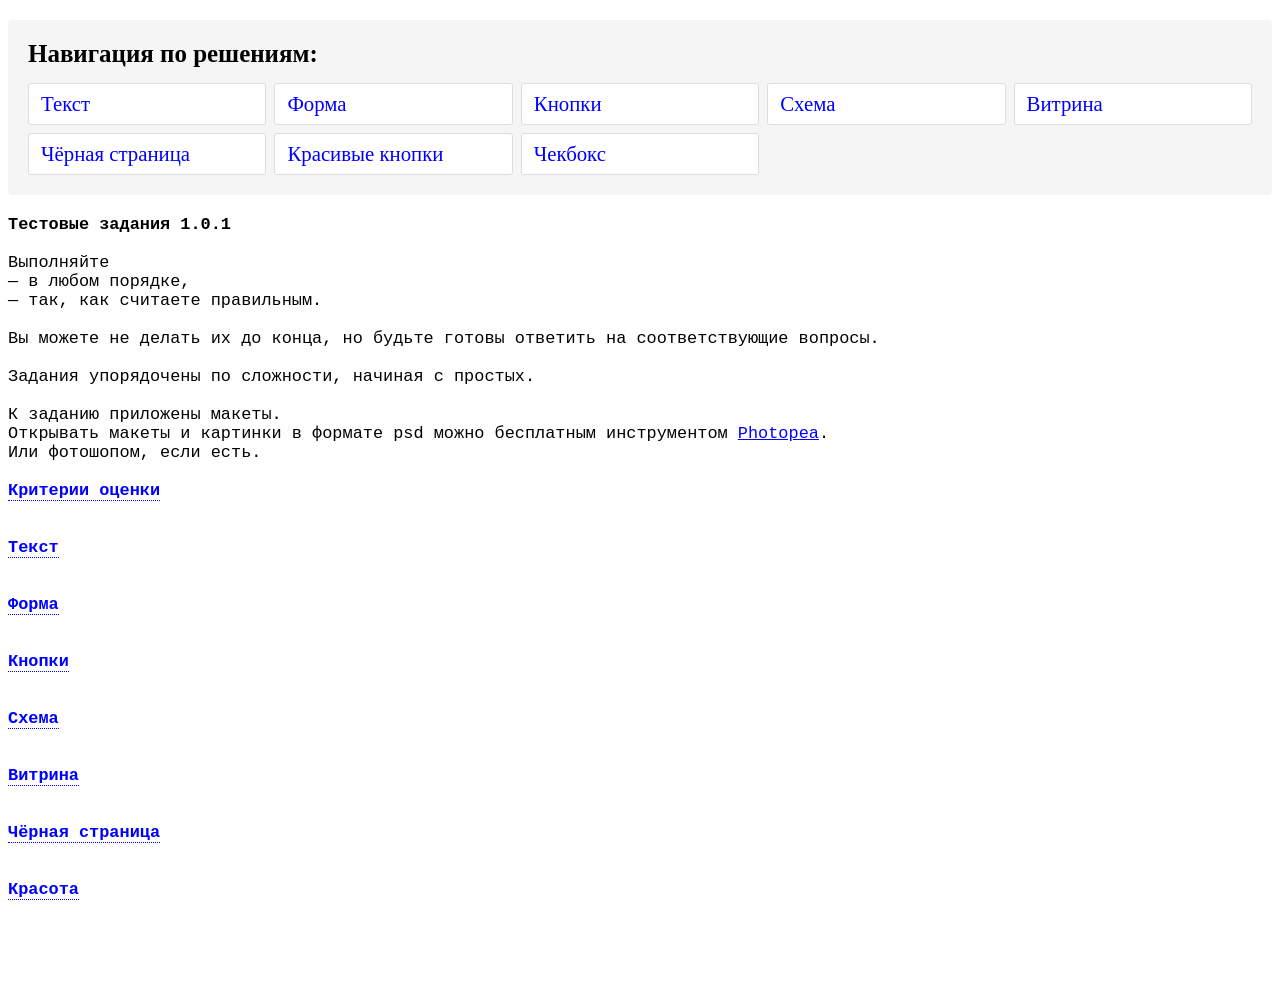
<file: index.html>
<!doctype html>
<head>
    <meta charset="utf-8">
    <title>Тестовые задания</title>
    <style>
        body {
            font-size: 1.3em;
        }

        a,
        .spoiler__label {
            color: blue;
        }
        a:hover,
        .spoiler__label:hover {
            color: red;
        }

        .spoiler__label {
            border-bottom: 1px dotted;
            cursor: pointer;
            user-select: none;
        }
        .spoiler__content {
            display: none;
        }
        .spoiler__field {
            position: absolute;
            visibility: hidden;
            pointer-events: none;
        }
        .spoiler__field:checked ~ .spoiler__content {
            display: block;
        }

        .nav {
            background: #f5f5f5;
            padding: 20px;
            margin: 20px 0;
            border-radius: 4px;
        }

        .nav h2 {
            margin: 0 0 15px 0;
            font-size: 1.2em;
        }

        .nav ul {
            list-style: none;
            padding: 0;
            margin: 0;
            display: grid;
            grid-template-columns: repeat(auto-fit, minmax(200px, 1fr));
            gap: 8px;
        }

        .nav a {
            display: block;
            padding: 8px 12px;
            background: white;
            border: 1px solid #ddd;
            border-radius: 3px;
            text-decoration: none;
            transition: all 0.2s ease;
        }

        .nav a:hover {
            background: #f0f0f0;
            border-color: #999;
        }
    </style>
</head>
<body>
<nav class="nav">
    <h2>Навигация по решениям:</h2>
    <ul>
        <li><a href="text/index.html" target="_blank">Текст</a></li>
        <li><a href="form/index.html" target="_blank">Форма</a></li>
        <li><a href="just-buttons/index.html" target="_blank">Кнопки</a></li>
        <li><a href="scheme/index.html" target="_blank">Схема</a></li>
        <li><a href="slider/index.html" target="_blank">Витрина</a></li>
        <li><a href="black-page/index.html" target="_blank">Чёрная страница</a></li>
        <li><a href="beautiful-button/button/index.html" target="_blank">Красивые кнопки</a></li>
        <li><a href="beautiful-button/checkbox/index.html" target="_blank">Чекбокс</a></li>
    </ul>
</nav>

<pre>
<strong>Тестовые задания 1.0.1</strong>

Выполняйте
— в любом порядке,
— так, как считаете правильным.

Вы можете не делать их до конца, но будьте готовы ответить на соответствующие вопросы.

Задания упорядочены по сложности, начиная с простых.

К заданию приложены макеты.
Открывать макеты и картинки в формате <code>psd</code> можно бесплатным инструментом <a href="https://www.photopea.com/" target="_blank">Photopea</a>.
Или фотошопом, если есть.

<div class="spoiler"><input type="checkbox" class="spoiler__field" id="measure"><label class="spoiler__label" for="measure"><strong>Критерии оценки</strong></label>
<div class="spoiler__content">
Верстальщик-стажёр
	начальные знания HTML и CSS

	семантичность
		используются теги, соответствующие содержимому
		классы называются соответственно предназначению

	аккуратность
		в коде нет лишних табуляций в конце строк, тройных пробелов между словами
			проверяется отображением невидимых символов
		пусть задания и не выполнены полностью, но решения выглядят законченными
			в них нет больших закомментированных кусков кода
			страницы хоть и не выглядят так же, как на дизайне,
			отличаются лишь оформлением, не структурой

Верстальщик
	отличные знания HTML и CSS, начальные знания PHP

	полное соответствие вёрстки макету
		проверяется наложением снимка на макет
			отличия могут быть только из-за разной отрисовки в разных браузерах
			например, шрифты разные программы рисуют по-своему

	кроссбраузерность
		открытие вёрстки в разных браузерах не влияет заметно на результат
		отличия, как было упомянуто в прошлом пункте, связаны с отрисовкой текста
		или, если сильно повезёт, с ошибками в браузерах
			в случае ошибки браузера, в решении ожидается ссылка на задачу в багтрекере соответствующего браузера

	грамотность
		классы называются существующими английскими словами
		русский текст преимущественно без ошибок

Технолог
	Отличные знания HTML, CSS и JS, хорошие знания PHP

	адекватная методология
		код выглядит однородно
			написанным одним человеком, по единым принципам
			код легко изменяем

	не усложняет
		использует технологию, соответствующую задаче
			придумывает как эффективно обходиться стилями, вместо использования скрипта
			и использует скрипт там, где стили помешают расширению

	самостоятельность
		может придумать, как будут выглядеть состояния элементов
		и сделает это гармонично
	
	оптимизация
		код написан эффективно и оптимально
		картинки пожаты

Помните, что:
— опытный круче неопытного;
— вдумчивый круче скоропалительного;
— готовый разобраться круче упёртого не знающего;
— упорный круче аморфного;
— доделанное задание круче недоделанного.
</div></div>

<div class="spoiler"><input type="checkbox" class="spoiler__field" id="text"><label class="spoiler__label" for="text"><strong>Текст</strong></label>
<div class="spoiler__content">
Сверстайте произвольный текст.
Чем будет больше использоваться разнообразных элементов, тем лучше.
</div></div>

<div class="spoiler"><input type="checkbox" class="spoiler__field" id="form"><label class="spoiler__label" for="form"><strong>Форма</strong></label>
<div class="spoiler__content">
<img src="form/form.png" alt="Форма" width="766" height="654">
</div></div>

<div class="spoiler"><input type="checkbox" class="spoiler__field" id="just-buttons"><label class="spoiler__label" for="just-buttons"><strong>Кнопки</strong></label>
<div class="spoiler__content">
<img src="just-buttons/buttons.png" alt="Кнопки" width="810" height="287">
Несколько вариантов кнопок в разных состояниях.
Нужно сверстать их так, чтобы можно было легко добавить новое состояние или вид кнопки.

<a href="just-buttons/buttons.psd">buttons.psd</a></div></div>

<div class="spoiler"><input type="checkbox" class="spoiler__field" id="scheme"><label class="spoiler__label" for="scheme"><strong>Схема</strong></label>
<div class="spoiler__content">
<img src="scheme/scheme.png" alt="Схема" width="985" height="761">
</div></div>

<div class="spoiler"><input type="checkbox" class="spoiler__field" id="slider"><label class="spoiler__label" for="slider"><strong>Витрина</strong></label>
<div class="spoiler__content">
Нужно сверстать витрину.
Она должна прокручиваться полосой снизу.
<img src="slider/slider.png" alt="Витрина" width="1293" height="447">
</div></div>

<div class="spoiler"><input type="checkbox" class="spoiler__field" id="black-page"><label class="spoiler__label" for="black-page"><strong>Чёрная страница</strong></label>
<div class="spoiler__content">
С этой страницей творятся странные дела.

1) Она отчего-то долго грузится.
2) Иногда она грузится дольше, чем просто долго.
3) Как-то она странно выглядит.
4) Текст на этой странице немного не соответствует правилам нашего языка.
5) Тот, кто сделал эту страницу, бесследно исчез.

Нужно разгадать загадку чёрной страницы и победить все её проблемы.

<a href="black-page/" target="_blank">Чёрная страница</a></div></div>

<div class="spoiler"><input type="checkbox" class="spoiler__field" id="beautiful-button"><label class="spoiler__label" for="beautiful-button"><strong>Красота</strong></label>
<div class="spoiler__content">
<strong>Кнопка</strong>
<img src="beautiful-button/button.png" alt="Кнопка" width="180" height="209">
Наш дизайнер проснулся от криосна и нарисовал кнопку такой, как было принято в его время.
Сверстайте её максимально приближенно к макетам и анимируйте переходы между показанными состояниями.
<a href="beautiful-button/button.psd">button.psd</a>

<strong>Чекбокс</strong>
<img src="beautiful-button/onoff.gif" alt="Чекбокс, https://dribbble.com/shots/4465939-On-off" width="400" height="300">
Потом он увлёкся и сделал вот такой чекбокс.
Но от него не осталось даже исходников.
Удачи!</div></div>

</pre>
</body>
</html>
</file>
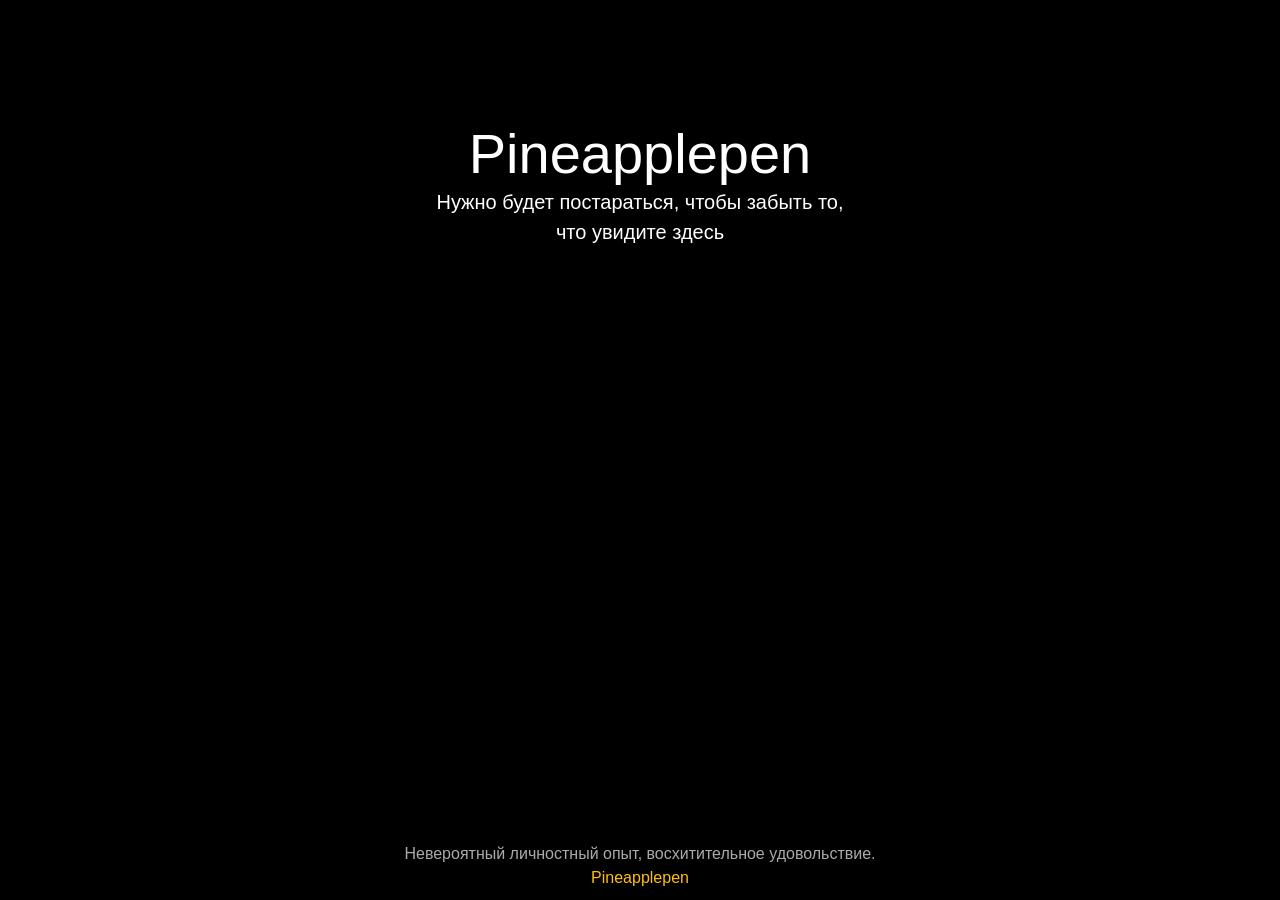
<file: black-page/index.html>
<!DOCTYPE html>
<html lang="ru" style="background: #000000;">
<head>
    <meta charset="UTF-8">
    <meta name="viewport" content="width=device-width, initial-scale=1.0">

    <title>Pineapplepen - скоро открытие</title>

    <link rel="stylesheet" href="https://stackpath.bootstrapcdn.com/bootstrap/4.1.3/css/bootstrap.min.css">
    <style>
        body {
            background: #000000;
            color: #eee;
        }

        .bg-light {
            background: rgba(0, 0, 0, 0.65) !important;
            color: #fff;
        }

        .footer {
            background: transparent;
            text-align: center;
            position: fixed;
            bottom: 0;
            width: 100%;
            padding: 10px 0;
        }

        .text-muted {
            color: #aaa !important;
        }

        a {
            color: #ffc107;
            text-decoration: none;
        }

        html, body {
            overflow-x: hidden;
        }
    </style>

</head>
<body>
<span class="position-relative overflow-hidden p-3 p-md-5 m-md-3 text-center bg-light">
    <div class="col-md-5 p-lg-5 mx-auto my-5">
        <div class="display-4 font-weight-normal">Pineapplepen</div>
        <div class="lead font-weight-normal">Нужно будет постараться, чтобы забыть то, что увидите здесь</div>
    </div>
</span>


<footer class="footer">
    <div class="container">
        <span class="text-muted">
                Невероятный личностный опыт, восхитительное удовольствие.<br>
                <a href="#">Pineapplepen</a>
        </span>
    </div>
</footer>

</body>
</html>
</file>
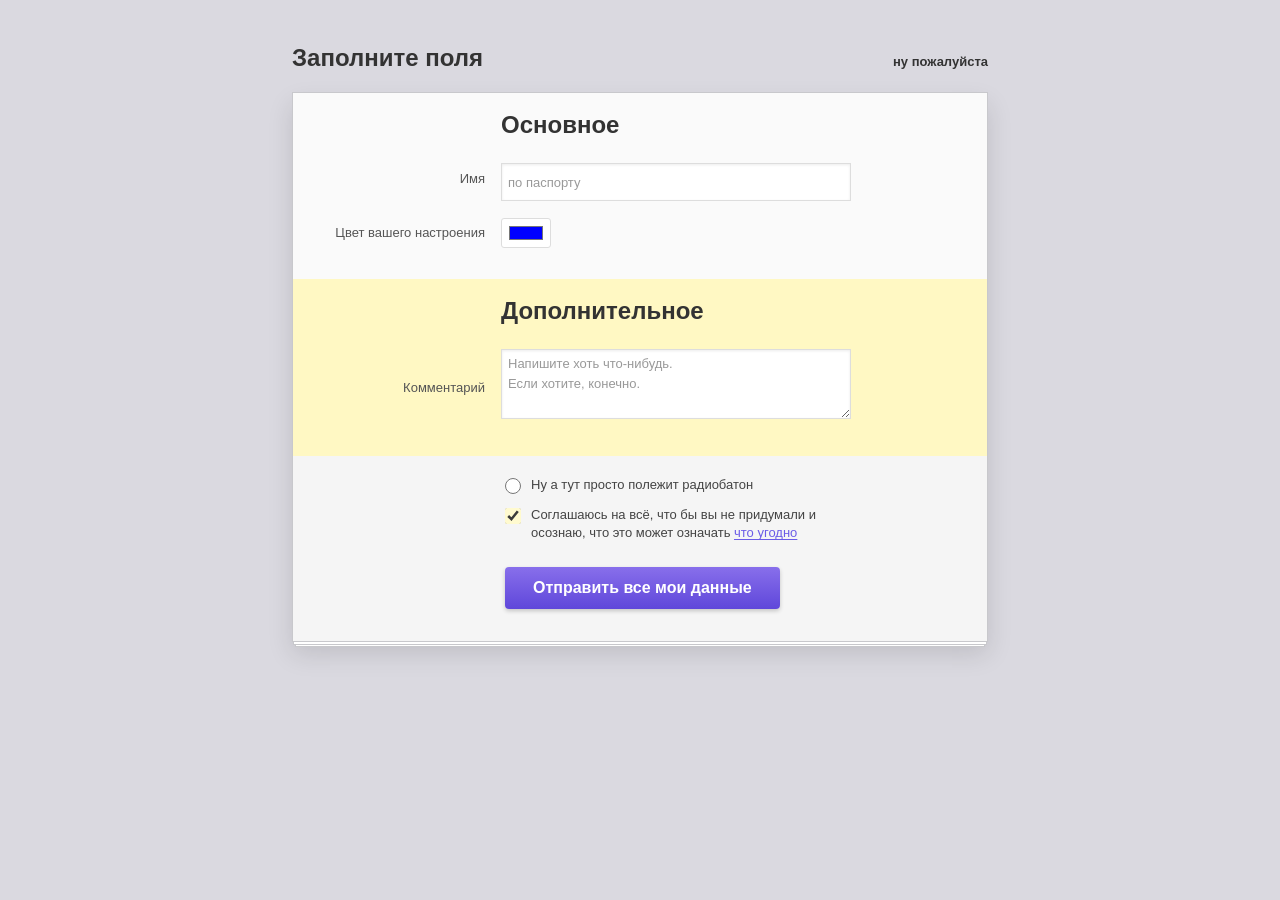
<file: form/index.html>
<!doctype html>
<html lang="ru">
<head>
    <meta charset="utf-8">
    <meta name="viewport" content="width=device-width, initial-scale=1">
    <title>Заполните поля</title>
    <link rel="stylesheet" href="style.css">
</head>

<body>
<div class="form-wrapper">
    <header class="form-header">
        <h1 class="form-title">Заполните поля</h1>
        <span class="form-subtitle">ну пожалуйста</span>
    </header>

    <form class="form-card" action="#" method="POST">
        <section class="form-section form-section--main">
            <h2 class="section-title">Основное</h2>
            <div class="form-row form-row-column">
                <label class="form-label" for="name">Имя</label>
                <div class="form-input-wrapper">
                    <input
                            type="text"
                            id="name"
                            name="name"
                            class="text-input"
                            placeholder="по паспорту"
                            autocomplete="name"
                            required
                    >
                </div>
            </div>

            <div class="form-row">
                <label class="form-label" for="mood-color">Цвет вашего настроения</label>
                <div class="form-input-wrapper">
                    <input
                            type="color"
                            id="mood-color"
                            name="moodColor"
                            class="color-input"
                            value="#0000ff"
                    >
                </div>
            </div>
        </section>

        <section class="form-section form-section--additional">
            <h2 class="section-title">Дополнительное</h2>

            <div class="form-row">
                <label class="form-label" for="comment">Комментарий</label>
                <div class="form-input-wrapper">
            <textarea
                    id="comment"
                    name="comment"
                    class="textarea"
                    placeholder="Напишите хоть что-нибудь.&#10;Если хотите, конечно."
            ></textarea>
                </div>
            </div>
        </section>

        <div class="form-options">
            <div class="option-item">
                <input
                        type="radio"
                        id="radio-option"
                        name="radioGroup"
                        value="option1"
                        class="option-input"
                >
                <label class="option-label" for="radio-option">
                    Ну а тут просто полежит радиобатон
                </label>
            </div>

            <div class="option-item">
                <input
                        type="checkbox"
                        id="agree"
                        name="agree"
                        class="option-input"
                        checked
                        required
                >
                <label class="option-label" for="agree">
                    Соглашаюсь на всё, что бы вы не придумали и осознаю, что это может означать
                    <a href="#" target="_blank">что угодно</a>
                </label>
            </div>
        </div>

        <div class="form-actions">
            <button type="submit" class="submit-button">
                Отправить все мои данные
            </button>
        </div>
    </form>
</div>
</body>
</html>
</file>
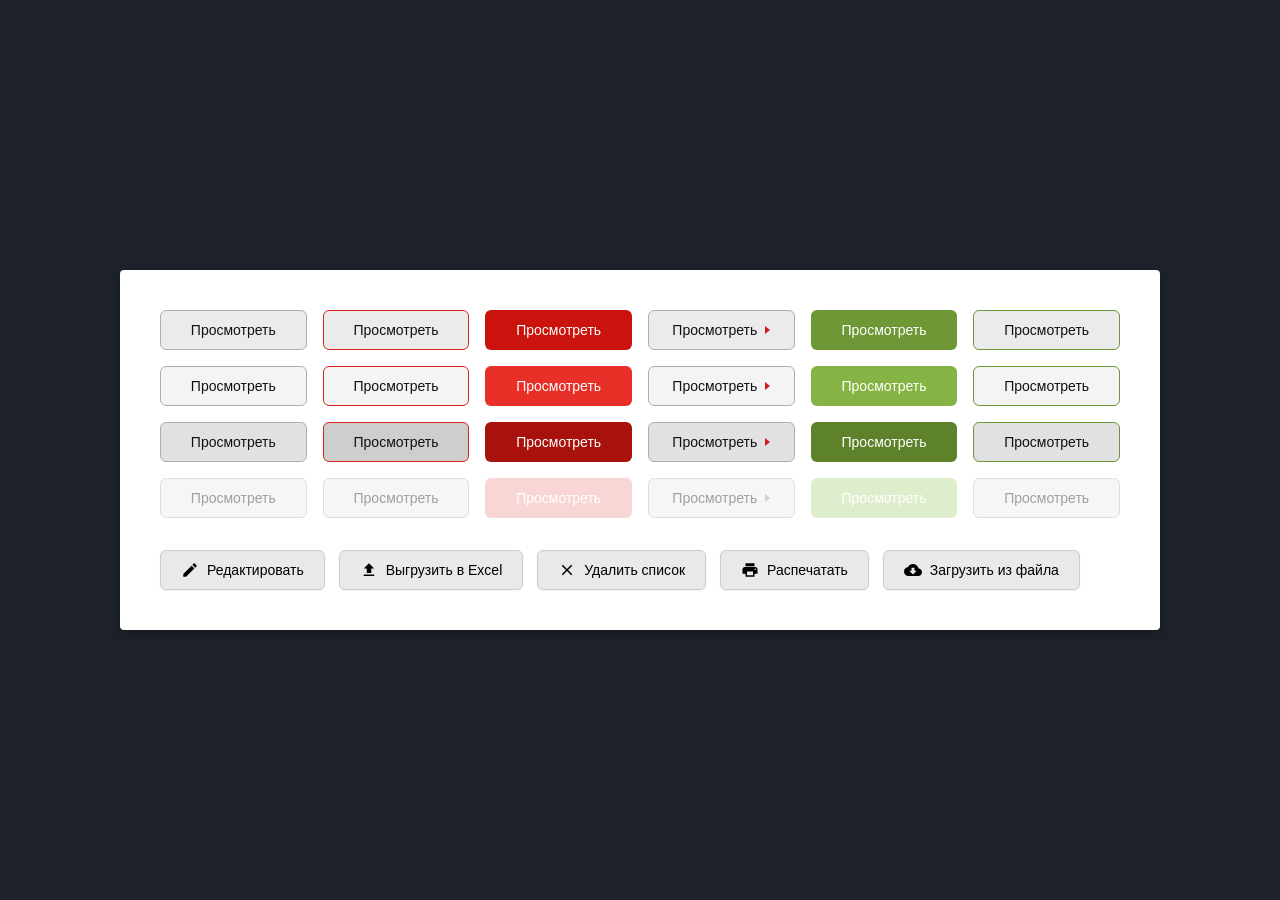
<file: just-buttons/index.html>
<!DOCTYPE html>
<html lang="ru">
<head>
    <meta charset="UTF-8">
    <meta name="viewport" content="width=device-width, initial-scale=1.0">
    <title>UI Buttons</title>
    <link rel="stylesheet" href="style.css">
</head>
<body>

<div class="buttons-container">

    <div class="buttons-grid">
        <button class="btn btn-gray">Просмотреть</button>
        <button class="btn btn-outline-red">Просмотреть</button>
        <button class="btn btn-red">Просмотреть</button>
        <button class="btn btn-gray btn-arrow">Просмотреть</button>
        <button class="btn btn-green">Просмотреть</button>
        <button class="btn btn-outline-green">Просмотреть</button>

        <button class="btn btn-gray hover">Просмотреть</button>
        <button class="btn btn-outline-red hover">Просмотреть</button>
        <button class="btn btn-red hover">Просмотреть</button>
        <button class="btn btn-gray btn-arrow hover">Просмотреть</button>
        <button class="btn btn-green hover">Просмотреть</button>
        <button class="btn btn-outline-green hover">Просмотреть</button>

        <button class="btn btn-gray active">Просмотреть</button>
        <button class="btn btn-outline-red active">Просмотреть</button>
        <button class="btn btn-red active">Просмотреть</button>
        <button class="btn btn-gray btn-arrow active">Просмотреть</button>
        <button class="btn btn-green active">Просмотреть</button>
        <button class="btn btn-outline-green active">Просмотреть</button>

        <button class="btn btn-gray" disabled>Просмотреть</button>
        <button class="btn btn-outline-red" disabled>Просмотреть</button>
        <button class="btn btn-red" disabled>Просмотреть</button>
        <button class="btn btn-gray btn-arrow" disabled>Просмотреть</button>
        <button class="btn btn-green" disabled>Просмотреть</button>
        <button class="btn btn-outline-green" disabled>Просмотреть</button>
    </div>


    <div class="buttons-row">
        <button class="btn btn-action">
            <svg viewBox="0 0 24 24"><path d="M3 17.25V21h3.75L17.81 9.94l-3.75-3.75L3 17.25zM20.71 7.04c.39-.39.39-1.02 0-1.41l-2.34-2.34c-.39-.39-1.02-.39-1.41 0l-1.83 1.83 3.75 3.75 1.83-1.83z"/></svg>
            Редактировать
        </button>

        <button class="btn btn-action">
            <svg viewBox="0 0 24 24"><path d="M5 20h14v-2H5v2zm0-10h4v6h6v-6h4l-7-7-7 7z"/></svg>
            Выгрузить в Excel
        </button>

        <button class="btn btn-action">
            <svg viewBox="0 0 24 24"><path d="M19 6.41L17.59 5 12 10.59 6.41 5 5 6.41 10.59 12 5 17.59 6.41 19 12 13.41 17.59 19 19 17.59 13.41 12z"/></svg>
            Удалить список
        </button>

        <button class="btn btn-action">
            <svg viewBox="0 0 24 24"><path d="M19 8H5c-1.66 0-3 1.34-3 3v6h4v4h12v-4h4v-6c0-1.66-1.34-3-3-3zm-3 11H8v-5h8v5zm3-7c-.55 0-1-.45-1-1s.45-1 1-1 1 .45 1 1-.45 1-1 1zm-1-9H6v4h12V3z"/></svg>
            Распечатать
        </button>

        <button class="btn btn-action">
            <svg viewBox="0 0 24 24"><path d="M19.35 10.04C18.67 6.59 15.64 4 12 4 9.11 4 6.6 5.64 5.35 8.04 2.34 8.36 0 10.91 0 14c0 3.31 2.69 6 6 6h13c2.76 0 5-2.24 5-5 0-2.64-2.05-4.78-4.65-4.96zM17 13l-5 5-5-5h3V9h4v4h3z"/></svg>
            Загрузить из файла
        </button>
    </div>

</div>

</body>
</html>
</file>
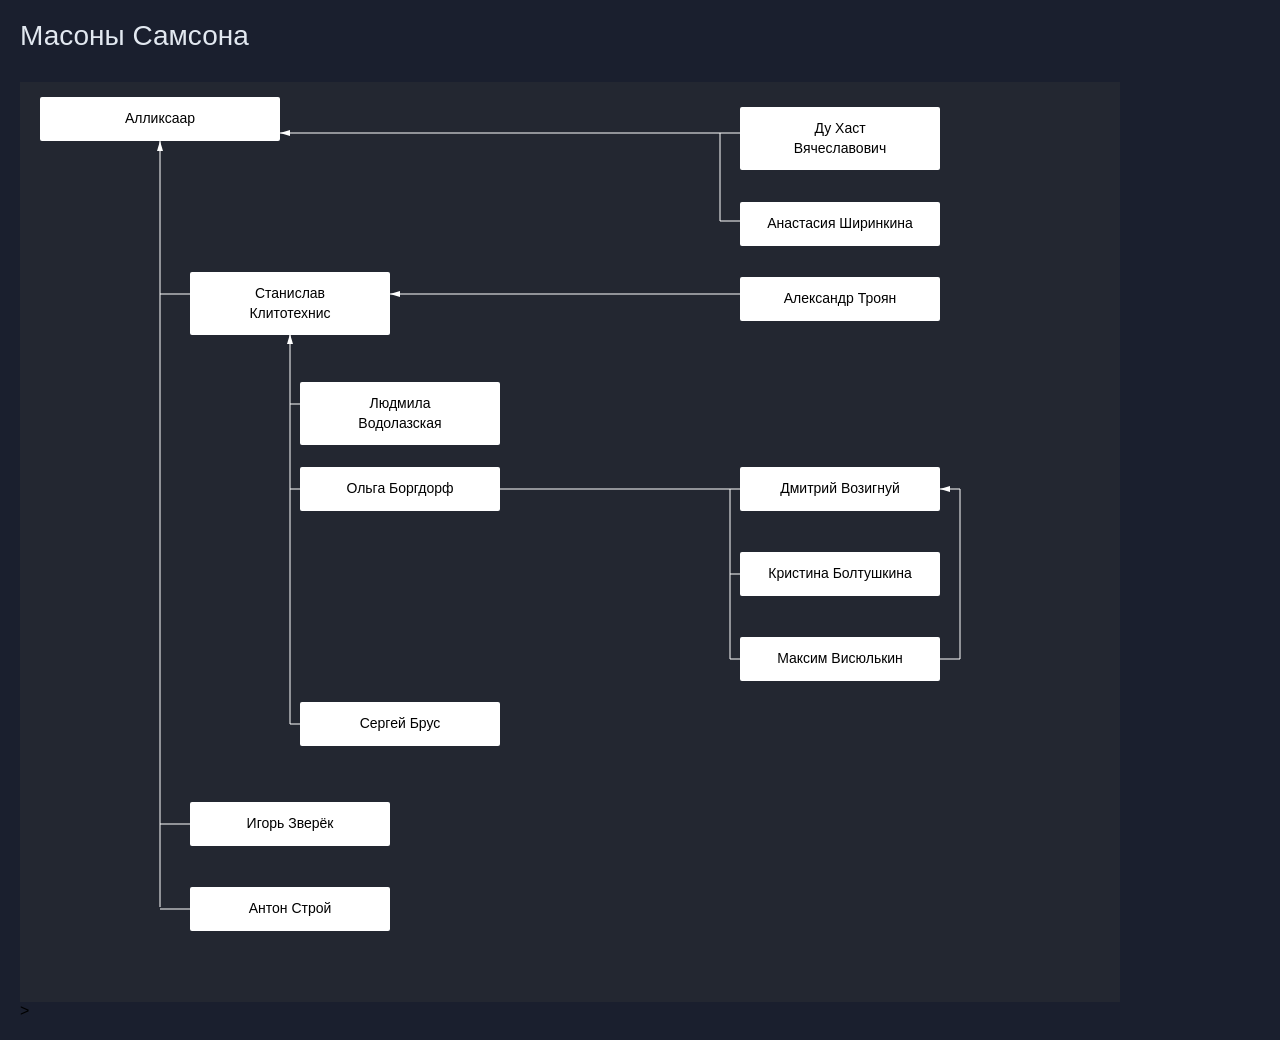
<file: scheme/index.html>
<!DOCTYPE html>
<html lang="ru">
<head>
    <meta charset="UTF-8">
    <title>Масоны Самсона</title>
    <style>
        * {
            margin: 0;
            padding: 0;
            box-sizing: border-box;
        }

        body {
            background: #1a1f2e;
            font-family: Arial, sans-serif;
            padding: 20px;
        }

        .diagram {
            position: relative;
            width: 1100px;
            height: 920px;
            background: #232731;
            border-radius: 0;
            padding: 30px;
        }

        .title {
            color: #e2e8f0;
            font-size: 28px;
            font-weight: normal;
            margin-bottom: 30px;
        }

        .node {
            position: absolute;
            background: #ffffff;
            padding: 12px 20px;
            border-radius: 2px;
            font-size: 14px;
            text-align: center;
            z-index: 2;
            line-height: 1.4;
            color: #000000;
        }

        /* Позиции блоков */
        #alliksaar      { left: 20px;   top: 15px;  width: 240px; }

        #duhast         { left: 720px;  top: 25px;  width: 200px; }
        #anastasia      { left: 720px;  top: 120px; width: 200px; }

        #stanislav      { left: 170px;  top: 190px; width: 200px; }
        #trojan         { left: 720px;  top: 195px; width: 200px; }

        #ludmila        { left: 280px;  top: 300px; width: 200px; }
        #olga           { left: 280px;  top: 385px; width: 200px; }

        #dmitriy        { left: 720px;  top: 385px; width: 200px; }
        #kristina       { left: 720px;  top: 470px; width: 200px; }
        #maksim         { left: 720px;  top: 555px; width: 200px; }

        #sergey         { left: 280px;  top: 620px; width: 200px; }

        #igor           { left: 170px;  top: 720px; width: 200px; }
        #anton          { left: 170px;  top: 805px; width: 200px; }

        .connections {
            position: absolute;
            top: 0;
            left: 0;
            width: 100%;
            height: 100%;
            z-index: 1;
            pointer-events: none;
        }

        .connections line,
        .connections polyline {
            stroke: #ffffff;
            stroke-width: 1;
            fill: none;
        }
    </style>
</head>
<body>
<div>
    <h2 class="title">Масоны Самсона</h2>
    <div class="diagram">


        <div class="node" id="alliksaar">Алликсаар</div>

        <div class="node" id="duhast">Ду Хаст<br>Вячеславович</div>
        <div class="node" id="anastasia">Анастасия Ширинкина</div>

        <div class="node" id="stanislav">Станислав<br>Клитотехнис</div>
        <div class="node" id="trojan">Александр Троян</div>

        <div class="node" id="ludmila">Людмила<br>Водолазская</div>
        <div class="node" id="olga">Ольга Боргдорф</div>

        <div class="node" id="dmitriy">Дмитрий Возигнуй</div>
        <div class="node" id="kristina">Кристина Болтушкина</div>
        <div class="node" id="maksim">Максим Висюлькин</div>

        <div class="node" id="sergey">Сергей Брус</div>
        <div class="node" id="igor">Игорь Зверёк</div>
        <div class="node" id="anton">Антон Строй</div>

        <svg class="connections">
            <defs>
                <marker id="arrow" markerWidth="10" markerHeight="10"
                        refX="10" refY="3" orient="auto-start-reverse">
                    <path d="M0,0 L10,3 L0,6 Z" fill="#fff"/>
                </marker>
            </defs>



            <!-- Алликсаар - Ду Хаст / Анастасия -->
            <line x1="260" y1="51"  x2="700" y2="51" marker-start="url(#arrow)"/>
            <line x1="700" y1="51"  x2="700" y2="139" />
            <line x1="700" y1="51"  x2="720" y2="51" />
            <line x1="700" y1="139" x2="720" y2="139" />

            <!-- Алликсаар - к Станиславу, Игорю, Антону -->
            <line x1="140" y1="59"  x2="140" y2="825" marker-start="url(#arrow)"/>
            <line x1="140" y1="212" x2="170" y2="212" />
            <line x1="140" y1="742" x2="170" y2="742" />
            <line x1="140" y1="827" x2="170" y2="827" />

            <!-- Станислав - Троян -->
            <line x1="370" y1="212" x2="720" y2="212" marker-start="url(#arrow)"/>

            <!-- Станислав - к Людмиле, Ольге, Сергею -->
            <line x1="270" y1="252" x2="270" y2="642"  marker-start="url(#arrow)"/>
            <line x1="270" y1="322" x2="280" y2="322" />
            <line x1="270" y1="407" x2="280" y2="407" />
            <line x1="270" y1="642" x2="280" y2="642" />

            <!-- Ольга - Дмитрий -->
            <line x1="480" y1="407" x2="710" y2="407" />

            <!-- Дмитрий / Кристина / Максим -->
            <line x1="710" y1="407" x2="710" y2="577" />
            <line x1="710" y1="407" x2="720" y2="407" />
            <line x1="710" y1="492" x2="720" y2="492" />
            <line x1="710" y1="577" x2="720" y2="577" />

            <!-- Дмитрий - Максим -->
            <polyline points="920,407 940,407 940,577 920,577" marker-start="url(#arrow)"/>
        </svg>
    </div>

</div>>

</body>
</html>
</file>
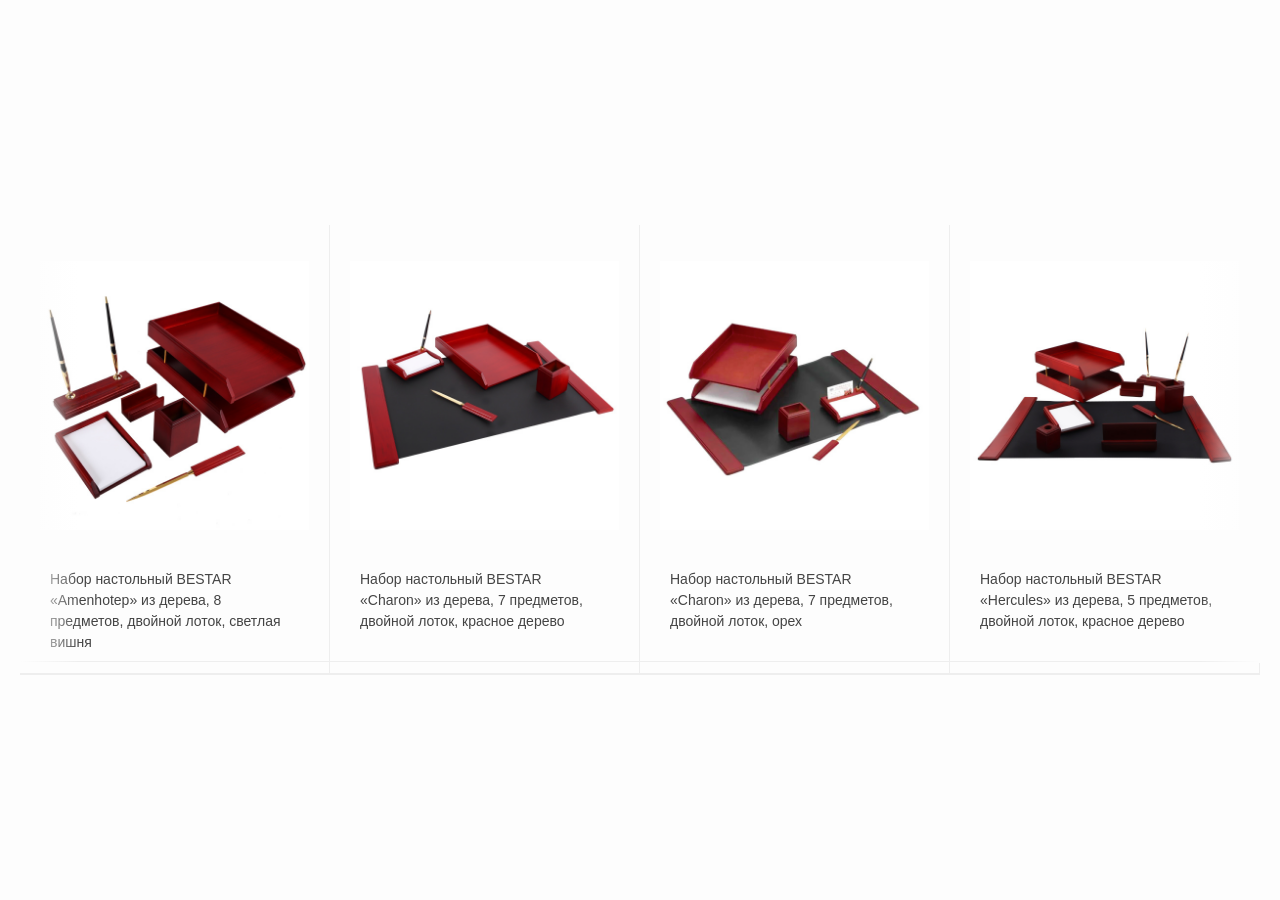
<file: slider/index.html>
<!DOCTYPE html>
<html lang="ru">
<head>
    <meta charset="UTF-8">
    <meta name="viewport" content="width=device-width, initial-scale=1.0">
    <link rel="stylesheet" href="style.css">
    <title>Витрина товаров BESTAR</title>

</head>
<body>

<div class="slider">
    <div class="showcase-slider">

        <div class="product-card">
            <div class="product-image">
                <img src="photo1.jpg" alt="BESTAR Amenhotep">
            </div>
            <div class="product-info">
                <p>Набор настольный BESTAR «Amenhotep» из дерева, 8 предметов, двойной лоток, светлая вишня</p>
            </div>
        </div>

        <div class="product-card">
            <div class="product-image">
                <img src="photo2.jpg" alt="BESTAR Charon">
            </div>
            <div class="product-info">
                <p>Набор настольный BESTAR «Charon» из дерева, 7 предметов, двойной лоток, красное дерево</p>
            </div>
        </div>

        <div class="product-card">
            <div class="product-image">
                <img src="photo3.jpg" alt="BESTAR Charon орех">
            </div>
            <div class="product-info">
                <p>Набор настольный BESTAR «Charon» из дерева, 7 предметов, двойной лоток, орех</p>
            </div>
        </div>

        <div class="product-card">
            <div class="product-image">
                <img src="photo4.jpg" alt="BESTAR Hercules">
            </div>
            <div class="product-info">
                <p>Набор настольный BESTAR «Hercules» из дерева, 5 предметов, двойной лоток, красное дерево</p>
            </div>
        </div>

        <div class="product-card">
            <div class="product-image">
                <img src="photo5.jpg" alt="BESTAR Hercules дуб">
            </div>
            <div class="product-info">
                <p>Набор настольный BESTAR «Hercules» из дерева, 5 предметов, двойной лоток, дуб</p>
            </div>
        </div>

        <div class="product-card">
            <div class="product-image">
                <img src="photo6.jpg" alt="BESTAR Hercules 2">
            </div>
            <div class="product-info">
                <p>Лоток двойной BESTAR «Hercules» из дерева, дуб</p>
            </div>
        </div>

    </div>
</div>

</body>
</html>
</file>
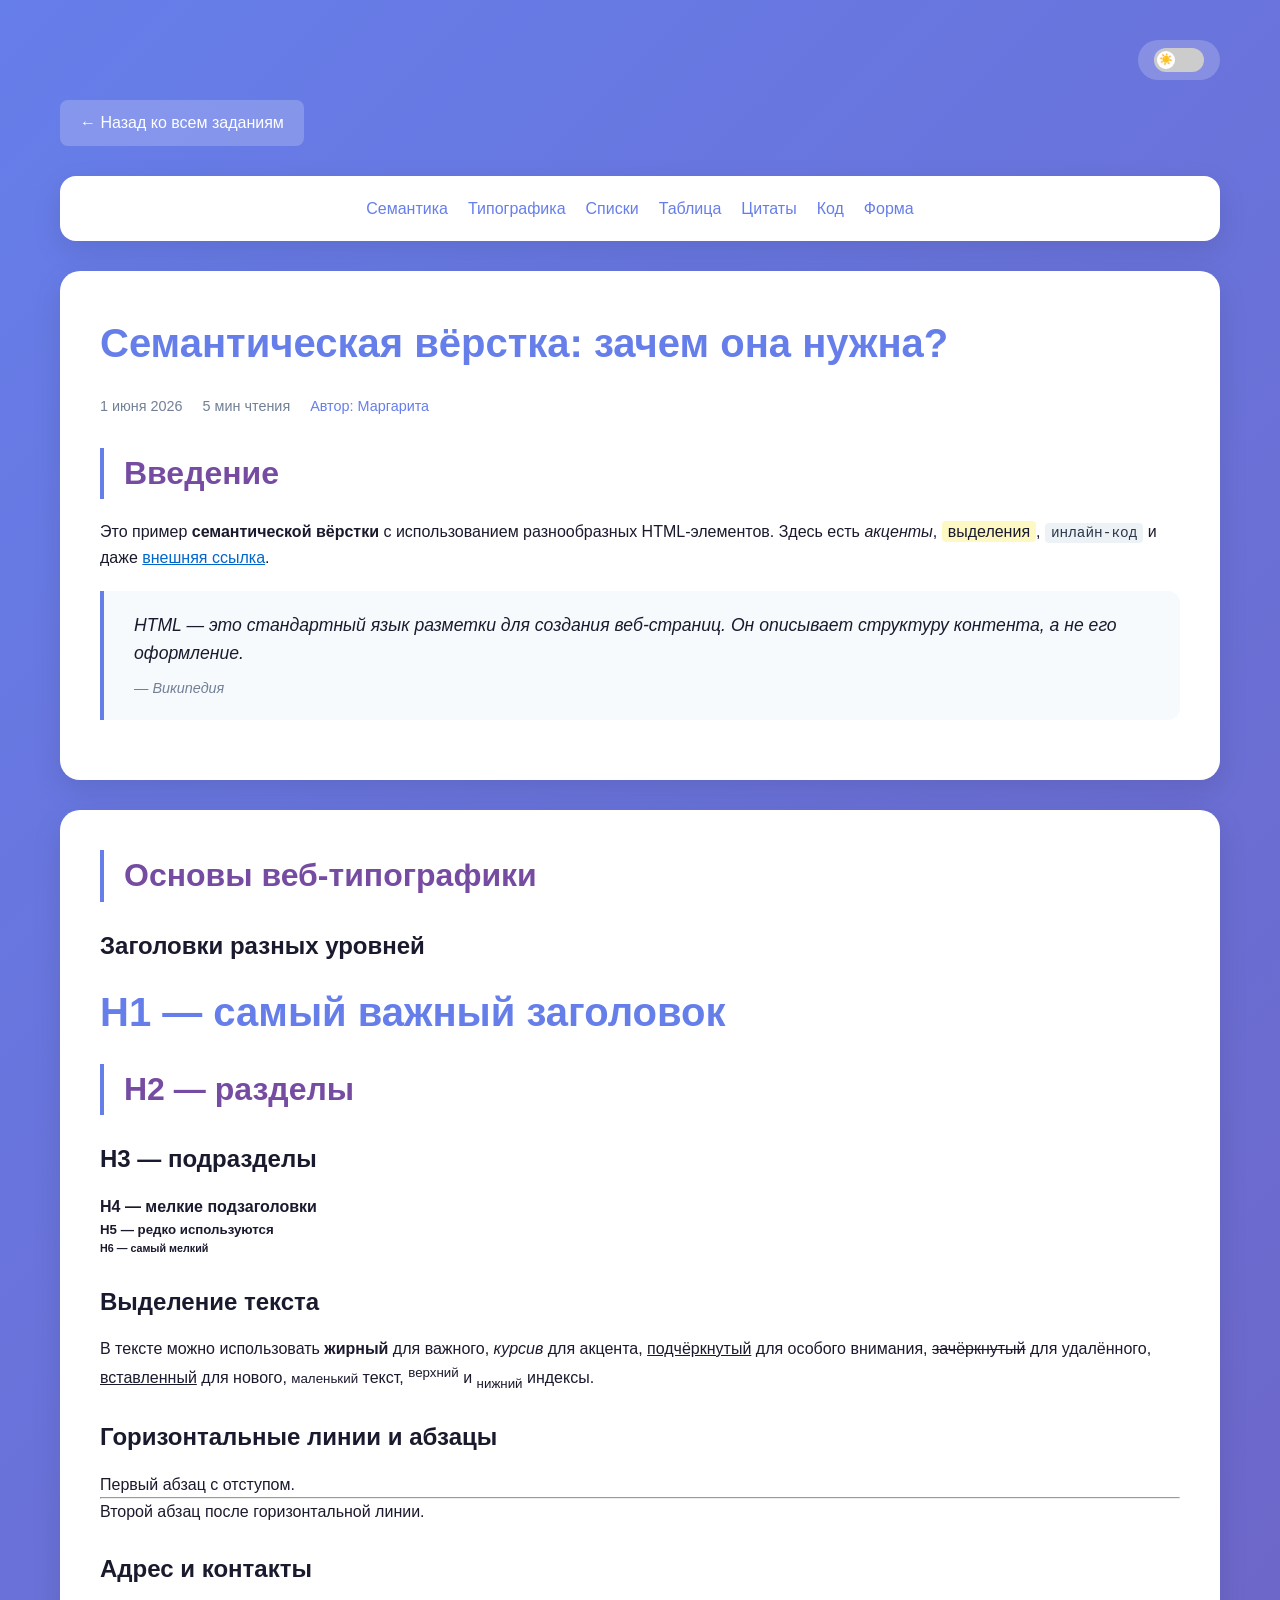
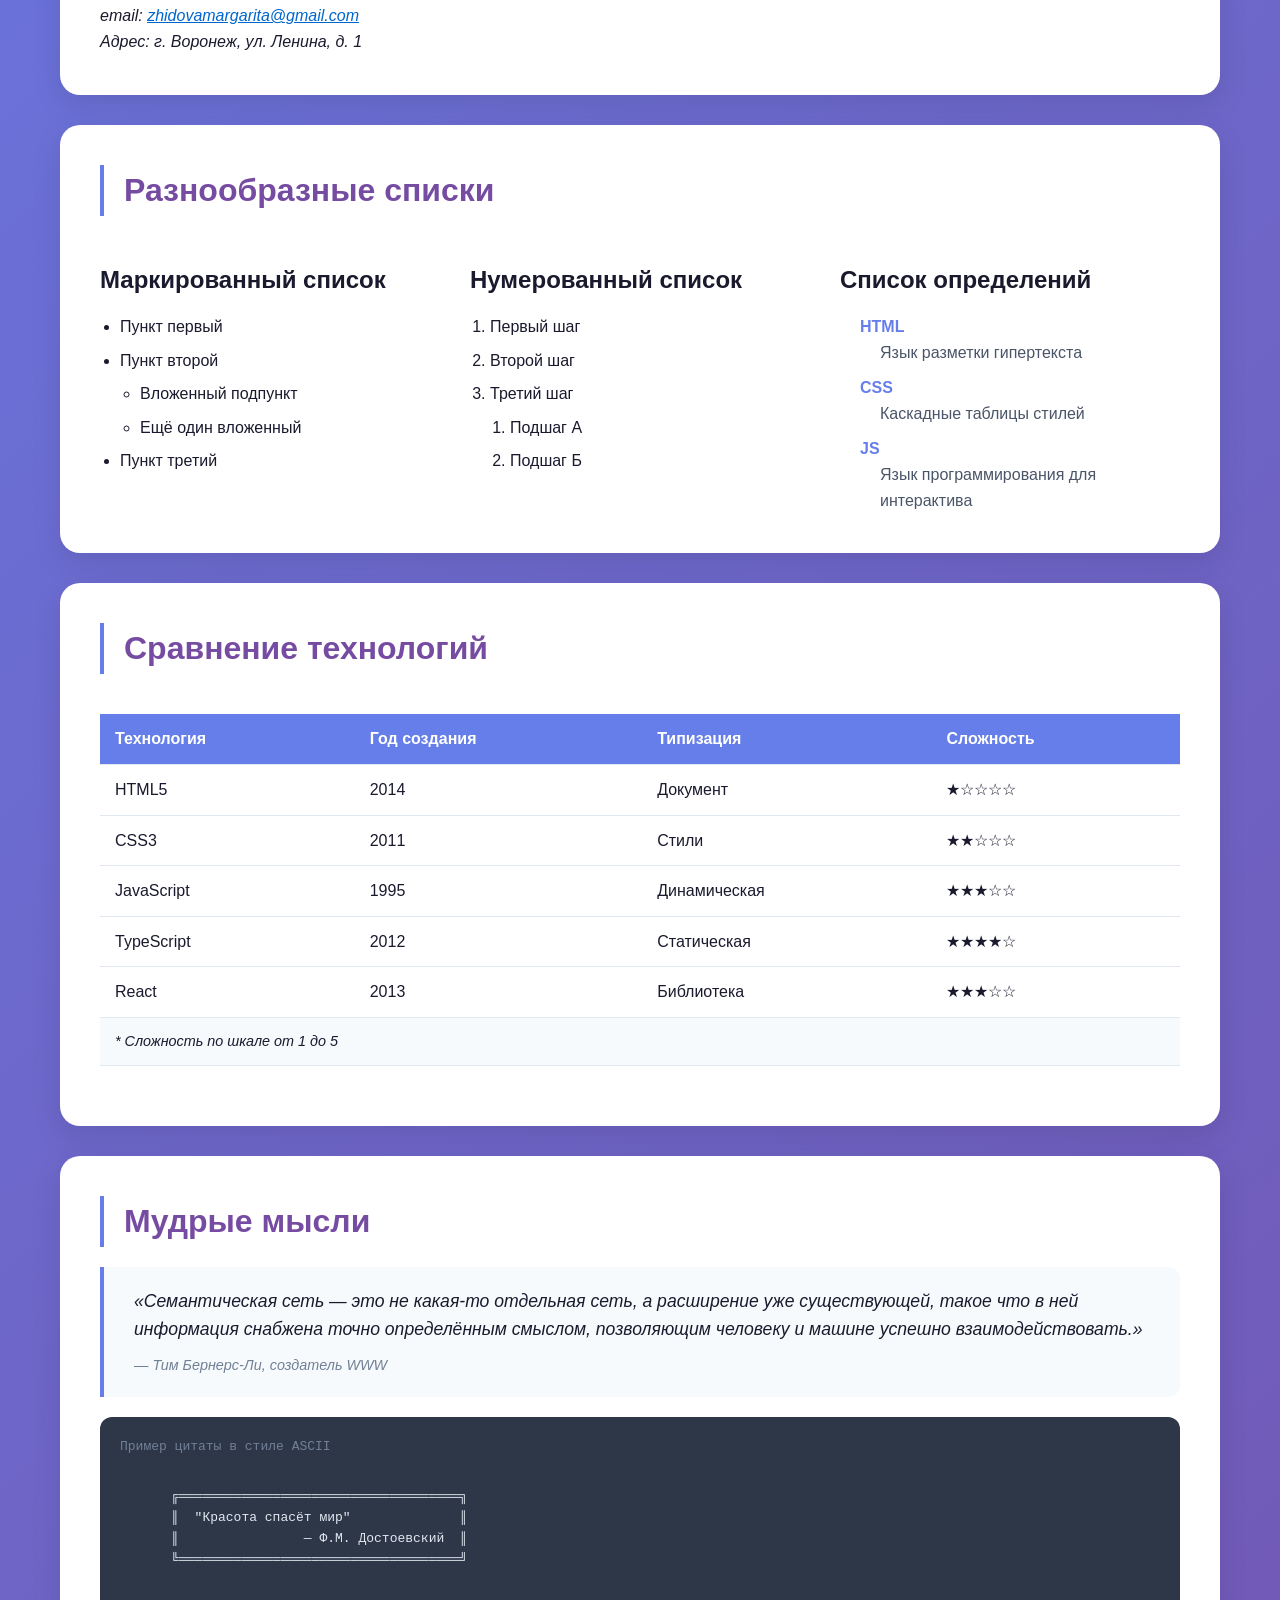
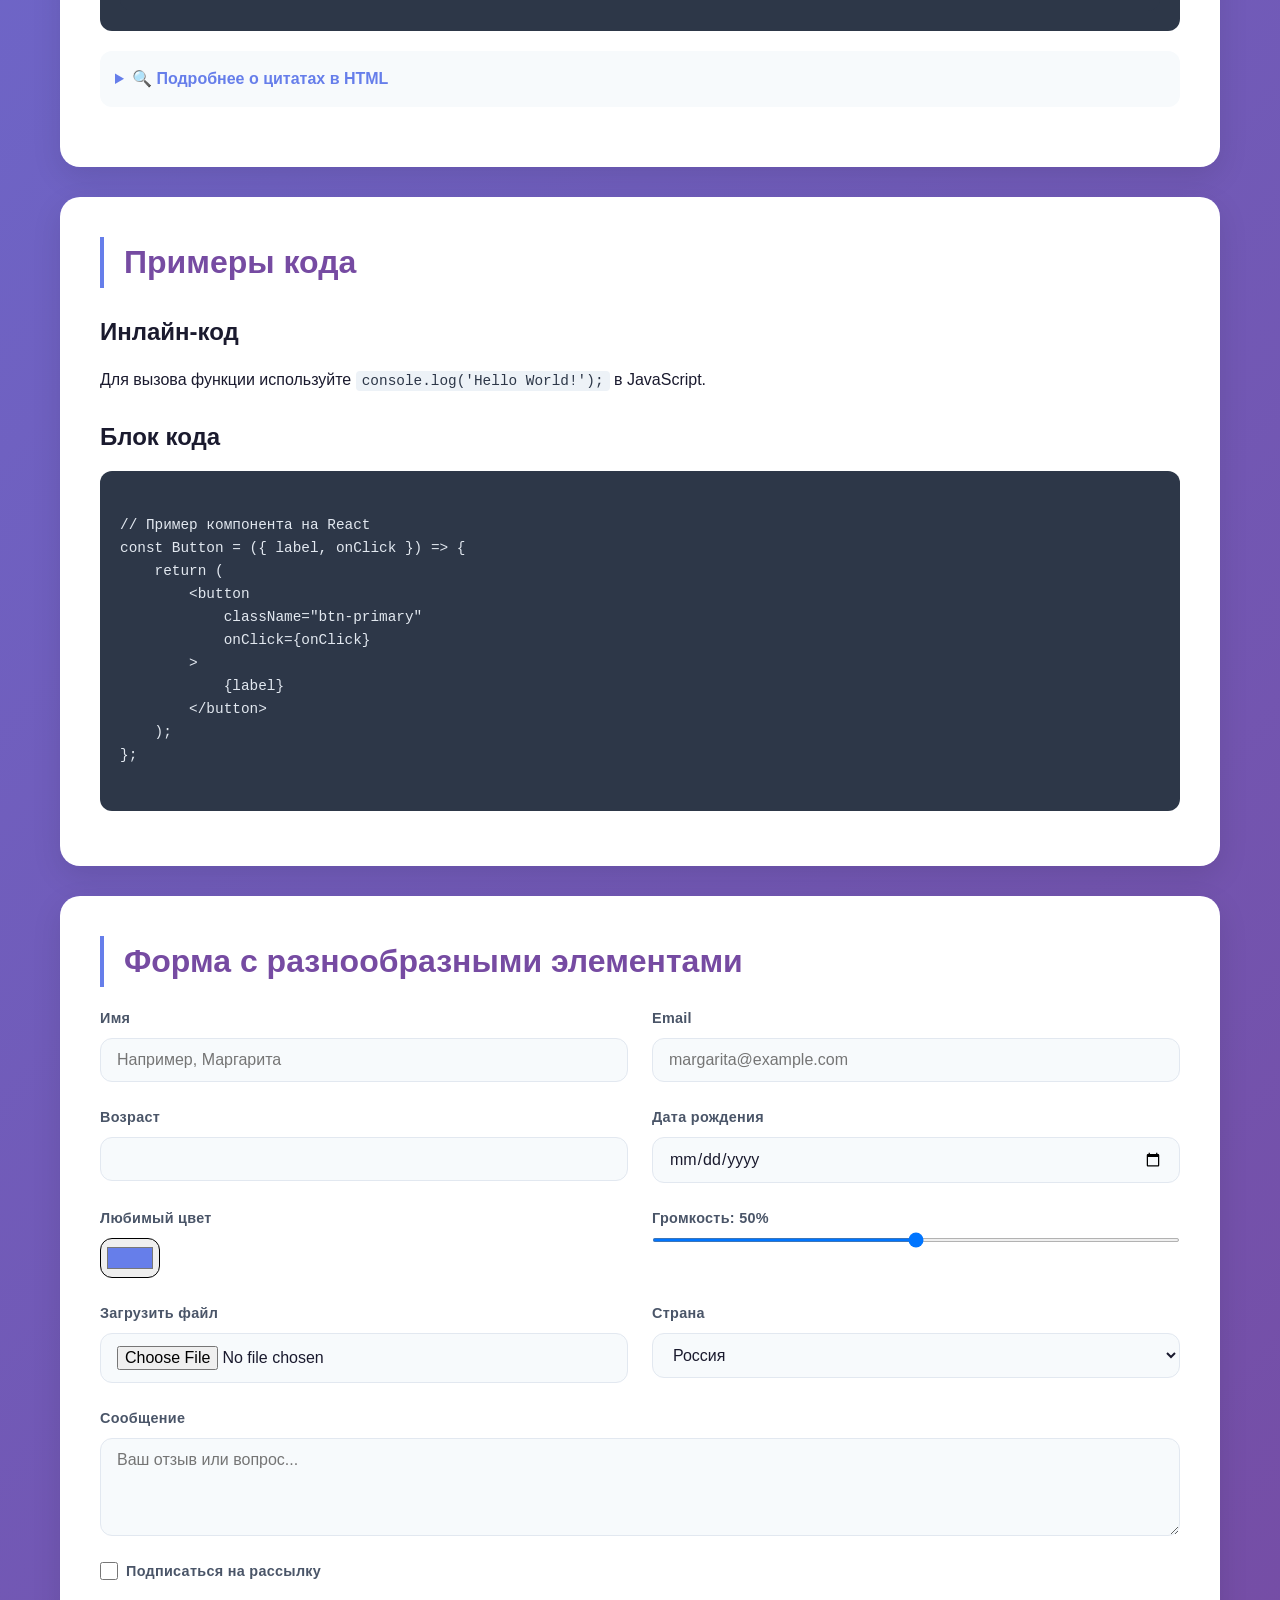
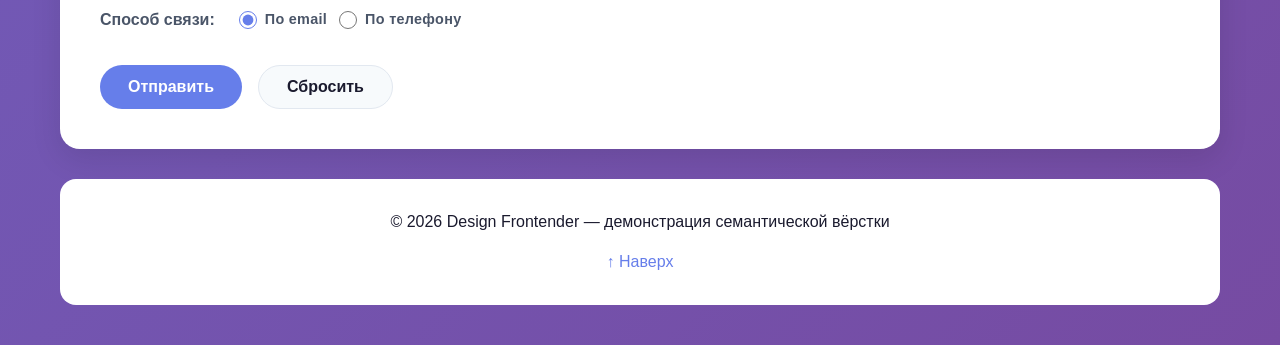
<file: text/index.html>
<!DOCTYPE html>
<html lang="ru">
<head>
    <meta charset="UTF-8">
    <meta name="viewport" content="width=device-width, initial-scale=1.0">
    <title>Design Frontender</title>
    <link rel="stylesheet" href="style.css">
</head>

<body>
<div class="container">
    <div class="theme-switch-wrapper">
        <label class="theme-switch">
            <div class="switch">
                <input type="checkbox" id="theme-toggle">
                <span class="slider"></span>
            </div>
        </label>
    </div>

    <a href="../index.html" class="back-link">← Назад ко всем заданиям</a>

    <header class="page-header">
        <nav class="nav">
            <ul>
                <li><a href="#semantics">Семантика</a></li>
                <li><a href="#typography">Типографика</a></li>
                <li><a href="#lists">Списки</a></li>
                <li><a href="#table">Таблица</a></li>
                <li><a href="#quote">Цитаты</a></li>
                <li><a href="#code">Код</a></li>
                <li><a href="#form">Форма</a></li>
            </ul>
        </nav>
    </header>

    <main>
        <article id="semantics" class="card">
            <header class="article-header">
                <h1>Семантическая вёрстка: зачем она нужна?</h1>
                <div class="meta">
                    <time datetime="2026-06-01">1 июня 2026</time>
                    <span class="reading-time">5 мин чтения</span>
                    <span class="author">Автор: Маргарита</span>
                </div>
            </header>

            <section>
                <h2>Введение</h2>
                <p>Это пример <strong>семантической вёрстки</strong> с использованием разнообразных HTML-элементов.
                    Здесь есть <em>акценты</em>,
                    <mark>выделения</mark>,
                    <code>инлайн-код</code> и даже <a href="https://example.com" target="_blank" rel="noopener">внешняя ссылка</a>.
                </p>

                <blockquote cite="https://ru.wikipedia.org/wiki/HTML">
                    <p>HTML — это стандартный язык разметки для создания веб-страниц. Он описывает структуру контента, а не его оформление.</p>
                    <footer>— Википедия</footer>
                </blockquote>
            </section>
        </article>

        <article id="typography" class="card">
            <h2>Основы веб-типографики</h2>

            <div class="content">
                <h3>Заголовки разных уровней</h3>
                <h1>H1 — самый важный заголовок</h1>
                <h2>H2 — разделы</h2>
                <h3>H3 — подразделы</h3>
                <h4>H4 — мелкие подзаголовки</h4>
                <h5>H5 — редко используются</h5>
                <h6>H6 — самый мелкий</h6>

                <h3>Выделение текста</h3>
                <p>В тексте можно использовать <strong>жирный</strong> для важного, <em>курсив</em> для акцента,
                    <u>подчёркнутый</u> для особого внимания,
                    <del>зачёркнутый</del> для удалённого,
                    <ins>вставленный</ins> для нового, <small>маленький</small> текст, <sup>верхний</sup> и <sub>нижний</sub> индексы.
                </p>

                <h3>Горизонтальные линии и абзацы</h3>
                <p>Первый абзац с отступом.</p>
                <hr>
                <p>Второй абзац после горизонтальной линии.</p>

                <h3>Адрес и контакты</h3>
                <address>
                    email: <a href="mailto:zhidovamargarita@gmail.com">zhidovamargarita@gmail.com</a><br>
                    Адрес: г. Воронеж, ул. Ленина, д. 1
                </address>
            </div>
        </article>

        <section id="lists" class="card">
            <h2>Разнообразные списки</h2>

            <div class="lists-grid">
                <div class="list-col">
                    <h3>Маркированный список</h3>
                    <ul>
                        <li>Пункт первый</li>
                        <li>Пункт второй
                            <ul>
                                <li>Вложенный подпункт</li>
                                <li>Ещё один вложенный</li>
                            </ul>
                        </li>
                        <li>Пункт третий</li>
                    </ul>
                </div>

                <div class="list-col">
                    <h3>Нумерованный список</h3>
                    <ol>
                        <li>Первый шаг</li>
                        <li>Второй шаг</li>
                        <li>Третий шаг
                            <ol>
                                <li>Подшаг А</li>
                                <li>Подшаг Б</li>
                            </ol>
                        </li>
                    </ol>
                </div>

                <div class="list-col">
                    <h3>Список определений</h3>
                    <dl>
                        <dt>HTML</dt>
                        <dd>Язык разметки гипертекста</dd>
                        <dt>CSS</dt>
                        <dd>Каскадные таблицы стилей</dd>
                        <dt>JS</dt>
                        <dd>Язык программирования для интерактива</dd>
                    </dl>
                </div>
            </div>
        </section>

        <section id="table" class="card">
            <h2>Сравнение технологий</h2>

            <div class="table-responsive">
                <table>
                    <thead>
                    <tr>
                        <th>Технология</th>
                        <th>Год создания</th>
                        <th>Типизация</th>
                        <th>Сложность</th>
                    </tr>
                    </thead>
                    <tbody>
                    <tr>
                        <td>HTML5</td>
                        <td>2014</td>
                        <td>Документ</td>
                        <td>★☆☆☆☆</td>
                    </tr>
                    <tr>
                        <td>CSS3</td>
                        <td>2011</td>
                        <td>Стили</td>
                        <td>★★☆☆☆</td>
                    </tr>
                    <tr>
                        <td>JavaScript</td>
                        <td>1995</td>
                        <td>Динамическая</td>
                        <td>★★★☆☆</td>
                    </tr>
                    <tr>
                        <td>TypeScript</td>
                        <td>2012</td>
                        <td>Статическая</td>
                        <td>★★★★☆</td>
                    </tr>
                    <tr>
                        <td>React</td>
                        <td>2013</td>
                        <td>Библиотека</td>
                        <td>★★★☆☆</td>
                    </tr>
                    </tbody>
                    <tfoot>
                    <tr>
                        <td colspan="4">* Сложность по шкале от 1 до 5</td>
                    </tr>
                    </tfoot>
                </table>
            </div>
        </section>

        <section id="quote" class="card">
            <h2>Мудрые мысли</h2>

            <blockquote cite="https://ru.wikipedia.org/wiki/Тим_Бернерс-Ли">
                <p>«Семантическая сеть — это не какая-то отдельная сеть, а расширение уже существующей,
                    такое что в ней информация снабжена точно определённым смыслом, позволяющим человеку и
                    машине успешно взаимодействовать.»</p>
                <footer>— <cite>Тим Бернерс-Ли</cite>, создатель WWW</footer>
            </blockquote>

            <figure class="ascii-figure">
                <figcaption>Пример цитаты в стиле ASCII</figcaption>
                <pre>
    ╔════════════════════════════════════╗
    ║  "Красота спасёт мир"              ║
    ║                — Ф.М. Достоевский  ║
    ╚════════════════════════════════════╝
                </pre>
            </figure>

            <details>
                <summary>🔍 Подробнее о цитатах в HTML</summary>
                <p>Тег <code>&lt;blockquote&gt;</code> используется для длинных цитат, <code>&lt;q&gt;</code> —
                    для коротких, а <code>&lt;cite&gt;</code> — для указания источника.</p>
            </details>
        </section>

        <section id="code" class="card">
            <h2>Примеры кода</h2>

            <h3>Инлайн-код</h3>
            <p>Для вызова функции используйте <code>console.log('Hello World!');</code> в JavaScript.</p>

            <h3>Блок кода</h3>
            <pre><code>
// Пример компонента на React
const Button = ({ label, onClick }) => {
    return (
        &lt;button
            className="btn-primary"
            onClick={onClick}
        &gt;
            {label}
        &lt;/button&gt;
    );
};
            </code></pre>
        </section>
    </main>

    <section id="form" class="card">
        <h2>Форма с разнообразными элементами</h2>

        <form action="#" method="post" class="styled-form">
            <div class="form-grid">
                <div class="form-group">
                    <label for="name">Имя</label>
                    <input type="text" id="name" name="name" required placeholder="Например, Маргарита">
                </div>

                <div class="form-group">
                    <label for="email">Email</label>
                    <input type="email" id="email" name="email" placeholder="margarita@example.com">
                </div>

                <div class="form-group">
                    <label for="age">Возраст</label>
                    <input type="number" id="age" name="age" min="18" max="100">
                </div>

                <div class="form-group">
                    <label for="birthday">Дата рождения</label>
                    <input type="date" id="birthday" name="birthday">
                </div>

                <div class="form-group">
                    <label for="color">Любимый цвет</label>
                    <input type="color" id="color" name="color" value="#667eea">
                </div>

                <div class="form-group">
                    <label for="volume">Громкость: <span id="volumeValue">50</span>%</label>
                    <input type="range" id="volume" name="volume" min="0" max="100" value="50">
                </div>

                <div class="form-group">
                    <label for="file">Загрузить файл</label>
                    <input type="file" id="file" name="file" accept="image/*">
                </div>

                <div class="form-group">
                    <label for="country">Страна</label>
                    <select id="country" name="country">
                        <option value="ru">Россия</option>
                        <option value="by">Беларусь</option>
                        <option value="kz">Казахстан</option>
                    </select>
                </div>

                <div class="form-group full-width">
                    <label for="message">Сообщение</label>
                    <textarea id="message" name="message" rows="4" placeholder="Ваш отзыв или вопрос..."></textarea>
                </div>

                <div class="form-group full-width checkbox-group">
                    <label class="checkbox-label">
                        <input type="checkbox" name="subscribe">
                        <span>Подписаться на рассылку</span>
                    </label>
                </div>

                <div class="form-group full-width radio-group">
                    <span class="radio-title">Способ связи:</span>
                    <label class="radio-label">
                        <input type="radio" name="contact" value="email" checked>
                        <span>По email</span>
                    </label>
                    <label class="radio-label">
                        <input type="radio" name="contact" value="phone">
                        <span>По телефону</span>
                    </label>
                </div>

                <div class="form-group full-width button-group">
                    <button type="submit" class="btn btn-primary">Отправить</button>
                    <button type="reset" class="btn btn-secondary">Сбросить</button>
                </div>
            </div>
        </form>
    </section>

    <footer class="page-footer">
        <p>© 2026 Design Frontender — демонстрация семантической вёрстки</p>
        <a href="#" class="back-to-top">↑ Наверх</a>
    </footer>
</div>

<script>
    const toggle = document.getElementById('theme-toggle');

    const savedTheme = localStorage.getItem('theme');
    if (savedTheme === 'dark') {
        document.documentElement.setAttribute('data-theme', 'dark');
        toggle.checked = true;
    }

    toggle.addEventListener('change', (e) => {
        if (e.target.checked) {
            document.documentElement.setAttribute('data-theme', 'dark');
            localStorage.setItem('theme', 'dark');
        } else {
            document.documentElement.removeAttribute('data-theme');
            localStorage.setItem('theme', 'light');
        }
    });
</script>
</body>
</html>
</file>
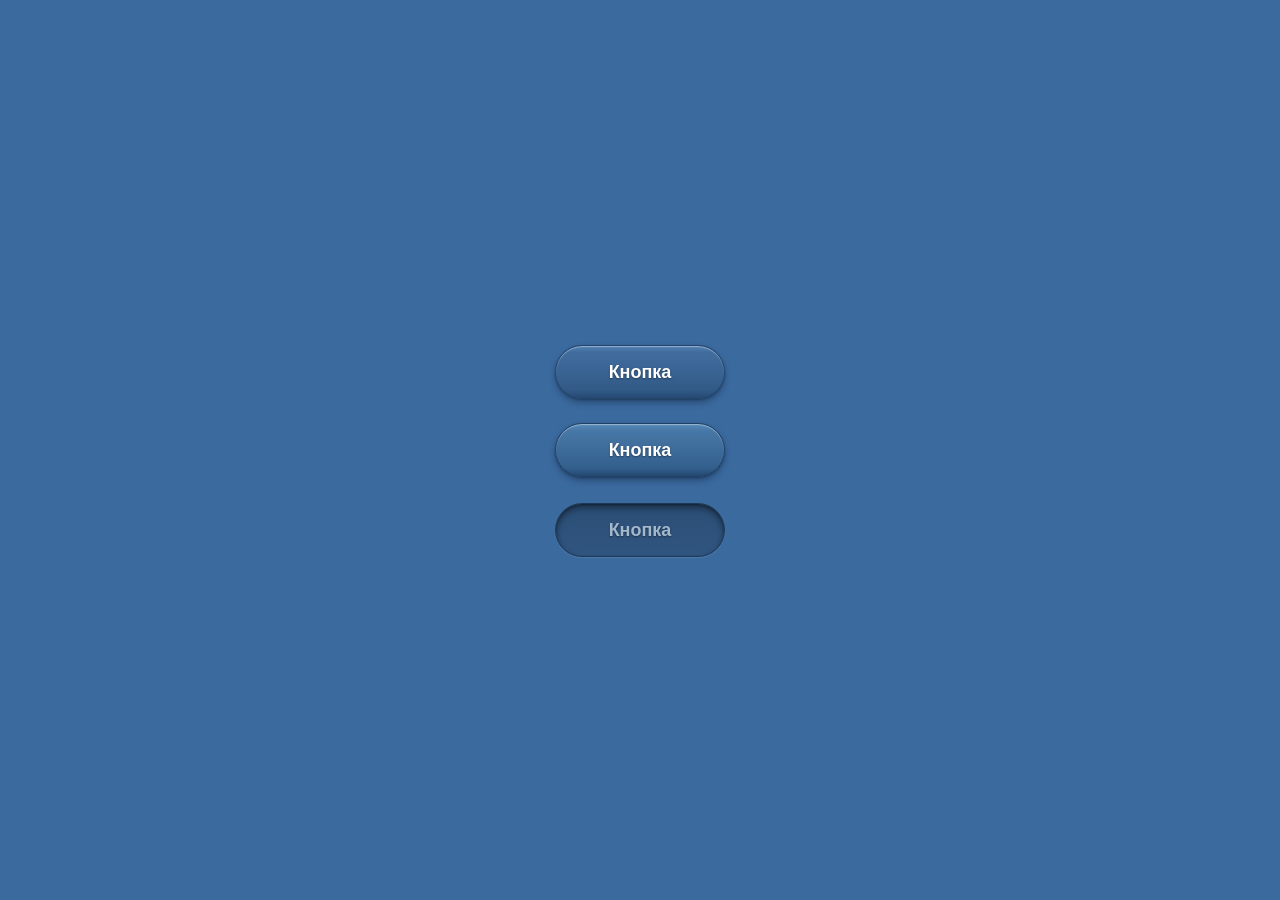
<file: beautiful-button/button/index.html>
<!DOCTYPE html>
<html lang="ru">
<head>
    <meta charset="UTF-8">
    <meta name="viewport" content="width=device-width, initial-scale=1.0">
    <title>Объемные кнопки</title>
    <link rel="stylesheet" href="style.css">
</head>
<body>

<div class="button-container">
    <button class="button">Кнопка</button>
    <button class="button button-light">Кнопка</button>
    <button class="button button-pressed">Кнопка</button>
</div>

</body>
</html>
</file>
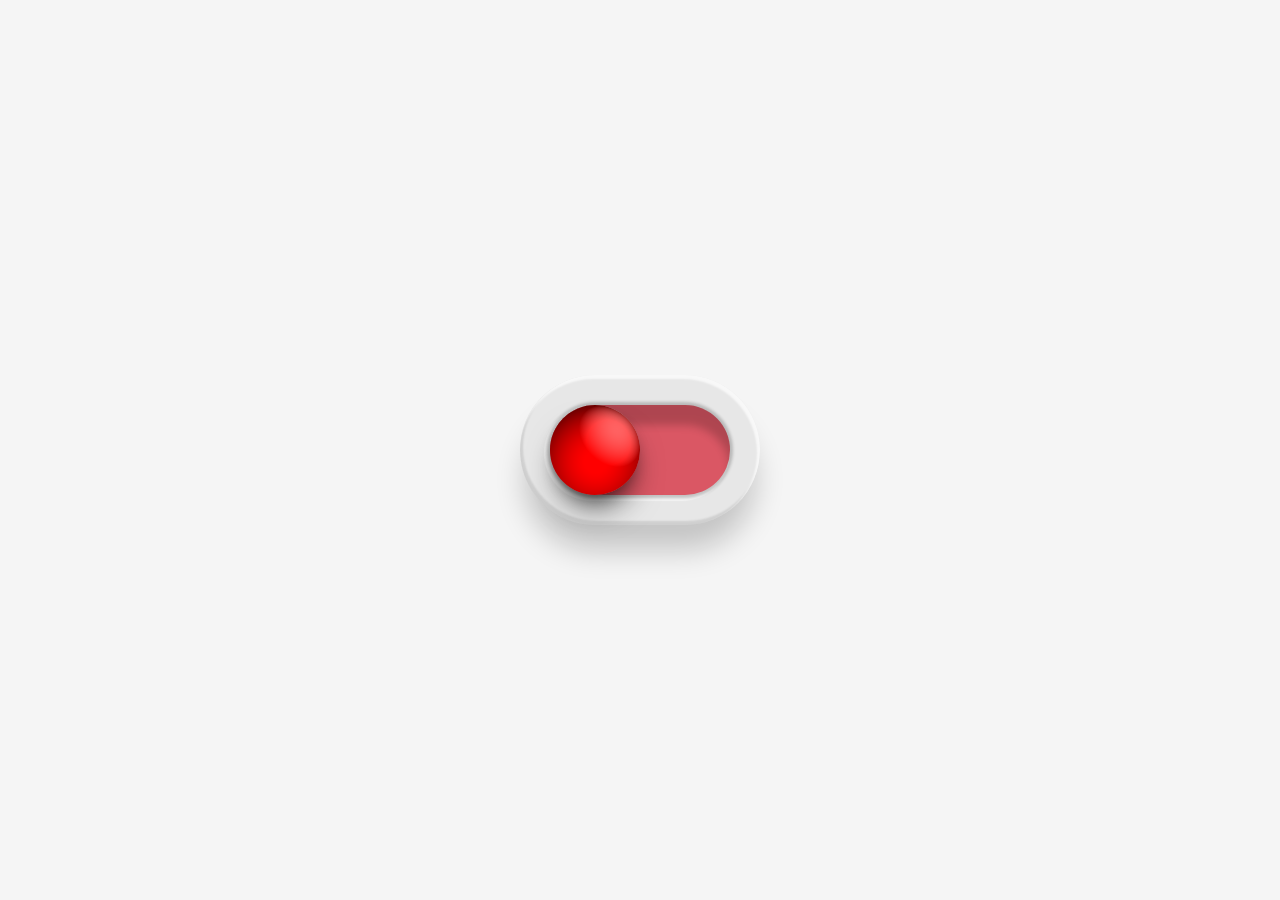
<file: beautiful-button/checkbox/index.html>
<!DOCTYPE html>
<html lang="ru">
<head>
    <meta charset="UTF-8">
    <meta name="viewport" content="width=device-width, initial-scale=1.0">
    <title>Объемный переключатель</title>
    <link rel="stylesheet" href="style/style.css">
</head>
<body>
<div class="switch-container" id="toggleSwitch">
    <div class="track">
        <div class="track-inner">
            <div class="track-fill"></div>
        </div>
        <div class="ball-canvas">
            <canvas id="sphereCanvas" width="90" height="90"></canvas>
        </div>
    </div>
</div>

<script src="js/models/SphereModel.js"></script>
<script src="js/views/SphereView.js"></script>
<script src="js/controllers/SwitchController.js"></script>
<script src="js/main.js"></script>
</body>
</html>
</file>
<file: form/style.css>
* {
    box-sizing: border-box;
    margin: 0;
    padding: 0;
}

body {
    font-family: -apple-system, BlinkMacSystemFont, "Segoe UI", Roboto, "Helvetica Neue", Arial, sans-serif;
    background-color: #dad9e0;
    color: #333;
    line-height: 1.5;
    padding: 40px 20px;
}

.form-wrapper {
    max-width: 696px;
    margin: 0 auto;
}

.form-header {
    display: flex;
    justify-content: space-between;
    align-items: baseline;
    margin-bottom: 16px;
}

.form-title {
    font-size: 24px;
    font-weight: 650;
}

.form-subtitle {
    font-size: 13px;
    font-weight: 700;
}

.form-card {
    background: #fff;
    border: 1px solid #c8c8cc;
    display: flex;
    flex-direction: column;
    overflow: hidden;
    box-shadow:
            0 4px 0 -2px #fff,
            0 4px 0 -1px #c8c8cc,
            0 8px 0 -4px #fff,
            0 8px 0 -3px #c8c8cc,
            0 12px 24px rgba(0, 0, 0, 0.12);
}

.form-section {
    padding: 14px 28px;
}

.form-section--main {
    background: #fafafa;
}

.form-section--additional {
    background: #fff8c3;
}

.section-title {
    font-size: 24px;
    font-weight: 600;
    margin-bottom: 20px;
    padding-left: 180px;
}

.form-row {
    display: flex;
    align-items: center;
    margin-bottom: 16px;
}

.form-row-column {
    align-items: flex-start;
}

.form-label {
    width: 180px;
    height: 32px;
    flex-shrink: 0;
    padding-right: 16px;
    display: flex;
    align-items: center;
    justify-content: flex-end;
    text-align: right;
    font-size: 13px;
    color: #555;
}

.form-input-wrapper {
    flex: 1;
}

.text-input,
.textarea {
    width: 100%;
    max-width: 350px;
    padding: 4px 6px;
    border: 1px solid #ddd;
    font-size: 13px;
    font-family: inherit;
    color: #333;
    background: #fff;
    box-shadow: inset 0 1px 3px rgba(0, 0, 0, 0.08);
    transition: .2s;
}

.text-input {
    height: 38px;
}

.textarea {
    min-height: 70px;
    resize: vertical;
    line-height: 1.5;
}

.text-input:hover,
.textarea:hover {
    border-color: #bbb;
}

.text-input:focus,
.textarea:focus {
    outline: none;
    border-color: #8b7cf7;
    box-shadow: 0 0 0 3px rgba(139, 124, 247, 0.15);
}

.text-input::placeholder,
.textarea::placeholder {
    color: #999;
}

.color-input {
    width: 50px;
    height: 30px;
    padding: 7px;
    border: 1px solid #ddd;
    border-radius: 3px;
    background: #fff;
    cursor: pointer;
    appearance: none;
    transition: border-color .2s;
}

.color-input:hover {
    border-color: #bbb;
}

.color-input::-webkit-color-swatch-wrapper {
    padding: 0;
}

.color-input::-webkit-color-swatch,
.color-input::-moz-color-swatch {
    border: none;
    border-radius: 2px;
}

.form-options {
    padding: 20px 32px 24px;
    background: #f5f5f5;
}

.option-item {
    display: flex;
    align-items: flex-start;
    margin-bottom: 12px;
    padding-left: 180px;
    font-size: 13px;
    line-height: 1.4;
}

.option-item:last-child {
    margin-bottom: 0;
}

.option-input {
    width: 16px;
    height: 16px;
    margin: 2px 10px 0 0;
    cursor: pointer;
    accent-color: #fffacf;
}

.option-label {
    display: inline-block;
    max-width: 300px;
    color: #444;
    cursor: pointer;
    line-height: 1.4;
    word-wrap: break-word;
}

.option-label a {
    color: #6b5ce7;
    text-decoration: underline;
    text-underline-offset: 2px;
    transition: color .2s;
}

.option-label a:hover {
    color: #5a4bd4;
}

.form-actions {
    padding: 0 32px 32px;
    background: #f5f5f5;
}

.submit-button {
    display: inline-flex;
    align-items: center;
    justify-content: center;
    margin-left: 180px;
    padding: 12px 28px;
    border: none;
    border-radius: 4px;
    background: linear-gradient(180deg, #886feb 0%, #5f47da 100%);
    color: #fff;
    font-size: 16px;
    font-weight: 700;
    cursor: pointer;
    box-shadow: 0 2px 4px rgba(0, 0, 0, 0.2);
    transition: box-shadow .2s, transform .1s;
}

.submit-button:hover {
    box-shadow: 0 4px 8px rgba(0, 0, 0, 0.25);
}

.submit-button:active {
    transform: translateY(1px);
    box-shadow: 0 1px 2px rgba(0, 0, 0, 0.2);
}

@media (max-width: 600px) {
    body {
        padding: 16px;
    }

    .form-header {
        flex-direction: column;
        align-items: flex-start;
        gap: 8px;
        margin-bottom: 20px;
    }

    .section-title {
        padding-left: 0;
    }

    .form-row {
        flex-direction: column;
        align-items: flex-start;
    }

    .form-label {
        width: 100%;
        height: auto;
        justify-content: flex-start;
        text-align: left;
        padding-right: 0;
        margin-bottom: 6px;
    }

    .form-input-wrapper {
        width: 100%;
    }

    .text-input,
    .textarea {
        max-width: none;
    }

    .option-item {
        padding-left: 0;
    }

    .form-actions {
        text-align: center;
    }

    .submit-button {
        margin-left: 0;
    }
}
</file>
<file: just-buttons/style.css>
body {
    background-color: #1e222b;
    font-family: -apple-system, BlinkMacSystemFont, "Segoe UI", Roboto, Helvetica, Arial, sans-serif;
    display: flex;
    justify-content: center;
    align-items: center;
    min-height: 100vh;
    margin: 0;
}

.buttons-container {
    background: #ffffff;
    padding: 40px;
    border-radius: 4px;
    box-shadow: 0 4px 15px rgba(0, 0, 0, 0.3);
    width: 100%;
    max-width: 960px;
}

.buttons-grid {
    display: grid;
    grid-template-columns: repeat(6, 1fr);
    gap: 16px;
    margin-bottom: 32px;
}

.buttons-row {
    display: flex;
    flex-wrap: wrap;
    gap: 14px;
}

.btn {
    display: inline-flex;
    align-items: center;
    justify-content: center;
    height: 40px;
    padding: 0 20px;
    font-size: 14px;
    font-weight: 500;
    border-radius: 6px;
    border: 1px solid transparent;
    cursor: pointer;
    box-sizing: border-box;
    transition: all 0.2s ease;
    white-space: nowrap;
}

.btn svg {
    width: 18px;
    height: 18px;
    margin-right: 8px;
    fill: currentColor;
}

.btn-arrow::after {
    content: "";
    display: inline-block;
    margin-left: 8px;
    width: 0;
    height: 0;
    border-top: 4px solid transparent;
    border-bottom: 4px solid transparent;
    border-left: 5px solid #cc1d1d;
    transition: border-left-color 0.2s ease;
}

.btn-gray {
    background-color: #EBEBEB;
    color: #111111;
    border-color: #AFAFAF;
}

.btn-gray.hover, .btn-gray:hover:not([disabled]) {
    background-color: #F4F4F4;
}

.btn-gray.active, .btn-gray:active:not([disabled]) {
    background-color: #E1E1E1;
    border-color: #AFAFAF;
}

.btn-outline-red {
    background-color: #EBEBEB;
    color: #111111;
    border: 1.5px solid #DC241F;
}

.btn-outline-red.hover, .btn-outline-red:hover:not([disabled]) {
    background-color: #F4F4F4;
}

.btn-outline-red.active, .btn-outline-red:active:not([disabled]) {
    background-color: #CECECE;
    border-color: #DC241F;
}

.btn-red {
    background-color: #CA130C;
    color: #ffffff;
}

.btn-red.hover, .btn-red:hover:not([disabled]) {
    background-color: #E83029;
}

.btn-red.active, .btn-red:active:not([disabled]) {
    background-color: #A9120C;
}

.btn-green {
    background-color: #6E9735;
    color: #ffffff;
}

.btn-green.hover, .btn-green:hover:not([disabled]) {
    background-color: #85B444;
}

.btn-green.active, .btn-green:active:not([disabled]) {
    background-color: #5E822B;
}

.btn-outline-green {
    background-color: #EBEBEB;
    color: #111111;
    border: 1.5px solid #6E9735;
}

.btn-outline-green.hover, .btn-outline-green:hover:not([disabled]) {
    background-color: #F4F4F4;
}

.btn-outline-green.active, .btn-outline-green:active:not([disabled]) {
    background-color: #E1E1E1;
    border-color: #6E9735;
}

.btn-outline-red:disabled,
.btn-outline-red[disabled],
.btn-outline-green:disabled,
.btn-outline-green[disabled] {
    background-color: #EBEBEB;
    border-color: #AFAFAF;
}

.btn-action {
    background-color: #e9e9e9;
    color: #000000;
    border-color: #cccccc;
    font-weight: 400;
    box-shadow: 0 1px 2px rgba(0, 0, 0, 0.05);
}

.btn-action:hover {
    background-color: #dedede;
}

.btn-action:active {
    background-color: #cccccc;
}

.btn:disabled, .btn[disabled] {
    cursor: not-allowed;
    box-shadow: none;
    opacity: 0.4;
}

.btn-red:disabled {
    background-color: #ef9a9a;
}

.btn-green:disabled {
    background-color: #aed581;
}

.btn-gray.btn-arrow:disabled::after {
    border-left-color: #888888;
}
</file>
<file: slider/style.css>
* {
    box-sizing: border-box;
    margin: 0;
    padding: 0;
    font-family: Arial, sans-serif;
}

body {
    min-height: 100vh;
    padding: 20px;
    display: flex;
    justify-content: center;
    align-items: center;
    background: #fdfdfd;
}

.slider {
    position: relative;
    width: 100%;
    max-width: 1384px;
    margin: auto;
}

.slider::before,
.slider::after {
    content: "";
    position: absolute;
    top: 0;
    bottom: 12px;
    width: 60px;
    z-index: 2;
    pointer-events: none;
}

.slider::before {
    left: 0;
    background: linear-gradient(
            to right,
            #fdfdfd,
            rgba(253, 253, 253, 0)
    );
}

.slider::after {
    right: 0;
    background: linear-gradient(
            to left,
            #fdfdfd,
            rgba(253, 253, 253, 0)
    );
}

.showcase-slider {
    position: relative;
    display: flex;
    overflow-x: auto;
    scroll-behavior: smooth;
    border-bottom: 1px solid #eee;
}

.showcase-slider::after {
    content: "";
    position: absolute;
    left: 0;
    right: 0;
    bottom: 12px;
    height: 1px;
    background: #eee;
}

.showcase-slider::-webkit-scrollbar {
    height: 12px;
}

.showcase-slider::-webkit-scrollbar-track {
    background: #e8e8e8;
    border-radius: 12px;
}

.showcase-slider::-webkit-scrollbar-thumb {
    background: #83141f;
    border-radius: 12px;
}

.showcase-slider::-webkit-scrollbar-thumb:hover {
    background: #6a1212;
}

.product-card {
    flex: 0 0 25%;
    padding: 20px;
    display: flex;
    flex-direction: column;
    border-right: 1px solid #eee;
    border-bottom: 1px solid #eee;
}

.product-card:last-child {
    border-right: none;
}

.product-image {
    height: 300px;
    display: flex;
    justify-content: center;
    align-items: center;
    margin-bottom: 24px;
}

.product-image img {
    display: block;
    max-width: 100%;
    max-height: 100%;
    object-fit: contain;
}

.product-info {
    padding: 0 20px 0 10px;
    font-size: 14px;
    line-height: 1.5;
    color: #444;
}

@media (max-width: 900px) {
    .product-card {
        flex-basis: 45%;
    }
}

@media (max-width: 600px) {
    .product-card {
        flex-basis: 80%;
    }

    .slider::before,
    .slider::after {
        width: 30px;
    }
}
</file>
<file: text/style.css>
:root {
    --bg-gradient-start: #667eea;
    --bg-gradient-end: #764ba2;
    --card-bg: #ffffff;
    --surface-bg: #f7fafc;

    --text-primary: #1a1a2e;
    --text-secondary: #4a5568;
    --text-muted: #718096;

    --accent-primary: #667eea;
    --accent-secondary: #764ba2;
    --accent-hover: #5a67d8;

    --border-color: #e2e8f0;
    --shadow-color: rgba(0, 0, 0, 0.1);
    --code-bg: #edf2f7;
    --code-text: #2d3748;

    --mark-bg: #fef9c3;
    --table-header: #667eea;
    --blockquote-border: #667eea;
    --pre-bg: #2d3748;
    --pre-text: #e2e8f0;
}

[data-theme="dark"] {
    --bg-gradient-start: #1a1a2e;
    --bg-gradient-end: #16213e;
    --card-bg: #0f3460;
    --surface-bg: #1a1a2e;

    --text-primary: #e2e8f0;
    --text-secondary: #cbd5e0;
    --text-muted: #a0aec0;

    --accent-primary: #818cf8;
    --accent-secondary: #a78bfa;
    --accent-hover: #6366f1;

    --border-color: #334155;
    --shadow-color: rgba(0, 0, 0, 0.3);
    --code-bg: #1e293b;
    --code-text: #e2e8f0;

    --mark-bg: #854d0e;
    --table-header: #4c1d95;
    --blockquote-border: #818cf8;
    --pre-bg: #0f172a;
    --pre-text: #94a3b8;
}

* {
    margin: 0;
    padding: 0;
    box-sizing: border-box;
}

body {
    font-family: 'Segoe UI', 'Roboto', -apple-system, BlinkMacSystemFont, sans-serif;
    background: linear-gradient(135deg, var(--bg-gradient-start), var(--bg-gradient-end));
    line-height: 1.6;
    color: var(--text-primary);
    transition: background 0.3s ease, color 0.3s ease;
}

.container {
    max-width: 1200px;
    margin: 0 auto;
    padding: 40px 20px;
}

.theme-switch-wrapper {
    display: flex;
    justify-content: flex-end;
    margin-bottom: 20px;
}

.theme-switch {
    display: flex;
    align-items: center;
    gap: 12px;
    background: rgba(255, 255, 255, 0.2);
    backdrop-filter: blur(10px);
    padding: 8px 16px;
    border-radius: 40px;
    cursor: pointer;
    transition: all 0.3s;
}

.theme-switch:hover {
    background: rgba(255, 255, 255, 0.3);
}

.theme-switch span {
    font-size: 14px;
    color: white;
}

.switch {
    position: relative;
    display: inline-block;
    width: 50px;
    height: 24px;
}

.switch input {
    opacity: 0;
    width: 0;
    height: 0;
}

.slider {
    position: absolute;
    cursor: pointer;
    top: 0;
    left: 0;
    right: 0;
    bottom: 0;
    background-color: #ccc;
    transition: 0.3s;
    border-radius: 24px;
}

.slider:before {
    position: absolute;
    content: "☀️";
    height: 18px;
    width: 18px;
    left: 3px;
    bottom: 3px;
    background-color: white;
    transition: 0.3s;
    border-radius: 50%;
    display: flex;
    align-items: center;
    justify-content: center;
    font-size: 11px;
}

input:checked + .slider:before {
    content: "🌙";
    transform: translateX(26px);
}

input:checked + .slider {
    background-color: var(--accent-primary);
}

.back-link {
    display: inline-block;
    margin-bottom: 30px;
    color: white;
    text-decoration: none;
    background: rgba(255,255,255,0.2);
    padding: 10px 20px;
    border-radius: 8px;
    transition: all 0.3s;
}

.back-link:hover {
    background: rgba(255,255,255,0.3);
    transform: translateX(-4px);
}

.page-header {
    background: var(--card-bg);
    border-radius: 16px;
    padding: 20px;
    margin-bottom: 30px;
    box-shadow: 0 10px 30px var(--shadow-color);
    transition: background 0.3s ease, box-shadow 0.3s ease;
}

.nav ul {
    display: flex;
    list-style: none;
    gap: 20px;
    flex-wrap: wrap;
    justify-content: center;
}

.nav a {
    color: var(--accent-primary);
    text-decoration: none;
    font-weight: 500;
    transition: color 0.3s;
}

.nav a:hover {
    color: var(--accent-secondary);
}

.card {
    background: var(--card-bg);
    border-radius: 20px;
    padding: 40px;
    margin-bottom: 30px;
    box-shadow: 0 10px 30px var(--shadow-color);
    transition: transform 0.3s, box-shadow 0.3s, background 0.3s ease;
}

.card:hover {
    transform: translateY(-4px);
    box-shadow: 0 20px 40px var(--shadow-color);
}

h1 {
    font-size: 2.5rem;
    margin-bottom: 20px;
    color: var(--accent-primary);
}

h2 {
    font-size: 2rem;
    margin-bottom: 20px;
    color: var(--accent-secondary);
    border-left: 4px solid var(--accent-primary);
    padding-left: 20px;
}

h3 {
    font-size: 1.5rem;
    margin: 25px 0 15px 0;
    color: var(--text-primary);
}

.meta {
    display: flex;
    gap: 20px;
    margin-bottom: 30px;
    color: var(--text-muted);
    font-size: 0.9rem;
    flex-wrap: wrap;
}

.author {
    font-weight: 500;
    color: var(--accent-primary);
}

a {
    color: #0066cc;
}

a:hover {
    color: #0052a3;
}

[data-theme="dark"] a {
    color: #58a6ff;
}

[data-theme="dark"] a:hover {
    color: #79b8ff;
}

.importance-list {
    background: var(--surface-bg);
    padding: 20px 30px;
    border-radius: 12px;
    margin: 20px 0;
    transition: background 0.3s ease;
}

.importance-list li {
    margin: 10px 0;
}

mark {
    background: var(--mark-bg);
    padding: 2px 6px;
    border-radius: 4px;
    color: var(--text-primary);
}

.lists-grid {
    display: grid;
    grid-template-columns: repeat(auto-fit, minmax(280px, 1fr));
    gap: 30px;
    margin-top: 20px;
}

.list-col ul, .list-col ol, .list-col dl {
    margin-left: 20px;
}

.list-col li {
    margin: 8px 0;
}

.list-col dt {
    font-weight: bold;
    margin-top: 10px;
    color: var(--accent-primary);
}

.list-col dd {
    margin-left: 20px;
    color: var(--text-secondary);
}

.table-responsive {
    overflow-x: auto;
}

table {
    width: 100%;
    border-collapse: collapse;
    margin: 20px 0;
}

th, td {
    padding: 12px 15px;
    text-align: left;
    border-bottom: 1px solid var(--border-color);
}

th {
    background: var(--table-header);
    color: white;
    font-weight: 600;
}

tr:hover {
    background: var(--surface-bg);
}

tfoot td {
    background: var(--surface-bg);
    font-style: italic;
    font-size: 0.9rem;
}

blockquote {
    background: var(--surface-bg);
    border-left: 4px solid var(--blockquote-border);
    padding: 20px 30px;
    margin: 20px 0;
    font-style: italic;
    border-radius: 0 12px 12px 0;
    transition: background 0.3s ease;
}

blockquote p {
    font-size: 1.1rem;
    margin-bottom: 10px;
}

blockquote footer {
    color: var(--text-muted);
    font-size: 0.9rem;
}

.ascii-figure {
    background: var(--pre-bg);
    color: #0f0;
    padding: 20px;
    border-radius: 12px;
    margin: 20px 0;
    font-family: monospace;
}

figcaption {
    color: var(--text-muted);
    margin-bottom: 10px;
}

.ascii-figure pre {
    margin: 0;
    font-family: monospace;
}

details {
    background: var(--surface-bg);
    padding: 15px;
    border-radius: 12px;
    margin: 20px 0;
    transition: background 0.3s ease;
}

summary {
    cursor: pointer;
    font-weight: bold;
    color: var(--accent-primary);
}

code {
    background: var(--code-bg);
    padding: 2px 6px;
    border-radius: 4px;
    font-family: 'Courier New', monospace;
    font-size: 0.9rem;
    color: var(--code-text);
}

pre {
    background: var(--pre-bg);
    color: var(--pre-text);
    padding: 20px;
    border-radius: 12px;
    overflow-x: auto;
    margin: 15px 0;
}

pre code {
    background: none;
    padding: 0;
    color: inherit;
}

kbd {
    background: var(--pre-bg);
    color: var(--pre-text);
    padding: 4px 8px;
    border-radius: 6px;
    font-family: monospace;
    font-size: 0.85rem;
}

.styled-form {
    margin-top: 20px;
}

.form-grid {
    display: grid;
    grid-template-columns: repeat(2, 1fr);
    gap: 24px;
}

.form-group {
    display: flex;
    flex-direction: column;
    gap: 8px;
}

.form-group.full-width {
    grid-column: span 2;
}

.form-group label {
    font-weight: 600;
    color: var(--text-secondary);
    font-size: 0.9rem;
    letter-spacing: 0.3px;
}

.form-group input:not([type="checkbox"]):not([type="radio"]):not([type="range"]):not([type="color"]),
.form-group select,
.form-group textarea {
    width: 100%;
    padding: 12px 16px;
    background: var(--surface-bg);
    border: 1px solid var(--border-color);
    border-radius: 12px;
    color: var(--text-primary);
    font-size: 1rem;
    transition: all 0.2s ease;
    font-family: inherit;
}

.form-group input:focus,
.form-group select:focus,
.form-group textarea:focus {
    outline: none;
    border-color: var(--accent-primary);
    box-shadow: 0 0 0 3px rgba(102, 126, 234, 0.2);
}

[data-theme="dark"] .form-group input:focus,
[data-theme="dark"] .form-group select:focus,
[data-theme="dark"] .form-group textarea:focus {
    box-shadow: 0 0 0 3px rgba(129, 140, 248, 0.3);
}

.form-group input[type="range"] {
    width: 100%;
    cursor: pointer;
    background: var(--accent-primary);
    height: 4px;
    border-radius: 4px;
}

.form-group input[type="color"] {
    width: 60px;
    height: 40px;
    padding: 4px;
    border-radius: 12px;
    cursor: pointer;
}

.checkbox-group,
.radio-group {
    flex-direction: row;
    align-items: center;
    flex-wrap: wrap;
    gap: 12px;
}

.checkbox-label,
.radio-label {
    display: flex;
    align-items: center;
    gap: 8px;
    cursor: pointer;
    font-weight: normal;
}

.checkbox-label input,
.radio-label input {
    width: 18px;
    height: 18px;
    cursor: pointer;
    accent-color: var(--accent-primary);
}

.radio-title {
    font-weight: 600;
    color: var(--text-secondary);
    margin-right: 12px;
}

.button-group {
    flex-direction: row;
    gap: 16px;
    margin-top: 8px;
}

.btn {
    padding: 12px 28px;
    border: none;
    border-radius: 40px;
    font-size: 1rem;
    font-weight: 600;
    cursor: pointer;
    transition: all 0.2s ease;
    font-family: inherit;
}

.btn-primary {
    background: var(--accent-primary);
    color: white;
}

.btn-primary:hover {
    background: var(--accent-hover);
    transform: translateY(-2px);
    box-shadow: 0 6px 14px rgba(102, 126, 234, 0.3);
}

.btn-secondary {
    background: var(--surface-bg);
    color: var(--text-primary);
    border: 1px solid var(--border-color);
}

.btn-secondary:hover {
    background: var(--border-color);
    transform: translateY(-2px);
}

.page-footer {
    text-align: center;
    padding: 30px;
    background: var(--card-bg);
    border-radius: 16px;
    margin-top: 20px;
    transition: background 0.3s ease;
}

.back-to-top {
    display: inline-block;
    margin-top: 15px;
    color: var(--accent-primary);
    text-decoration: none;
    font-weight: 500;
}

.back-to-top:hover {
    color: var(--accent-secondary);
}

@media (max-width: 768px) {
    .container {
        padding: 20px;
    }

    .card {
        padding: 20px;
    }

    h1 {
        font-size: 1.8rem;
    }

    h2 {
        font-size: 1.5rem;
    }

    .meta {
        flex-direction: column;
        gap: 5px;
    }

    .lists-grid {
        grid-template-columns: 1fr;
    }
    .form-grid {
        grid-template-columns: 1fr;
        gap: 18px;
    }

    .form-group.full-width {
        grid-column: span 1;
    }

    .button-group {
        flex-direction: column;
    }

    .btn {
        width: 100%;
        text-align: center;
    }
}
</file>
<file: beautiful-button/button/style.css>
* {
    box-sizing: border-box;
    margin: 0;
    padding: 0;
}

body {
    background-color: #3b6a9f;
    display: flex;
    justify-content: center;
    align-items: center;
    min-height: 100vh;
}

.button-container {
    display: flex;
    flex-direction: column;
    gap: 24px;
    align-items: center;
}

.button {
    font-family: -apple-system, BlinkMacSystemFont, 'Segoe UI', Roboto, sans-serif;
    font-size: 18px;
    font-weight: 700;
    color: #ffffff;
    text-shadow: 0 1px 2px rgba(0, 0, 0, 0.4);

    width: 170px;
    height: 54px;
    border-radius: 27px;
    border: 1px solid #23456d;
    cursor: pointer;
    outline: none;
    user-select: none;

    background: linear-gradient(180deg, #5380b3 0%, #416d9e 12%, #325a87 85%, #254973 100%);

    box-shadow:
            inset 0 1px 1px rgba(255, 255, 255, 0.4),
            0 4px 6px rgba(15, 35, 60, 0.4),
            0 1px 2px rgba(0, 0, 0, 0.3);

    position: relative;
    transition: all 0.1s ease;
}

.button::before {
    content: "";
    position: absolute;
    top: 0; left: 0; right: 0; bottom: 0;
    border-radius: 27px;
    opacity: 0.04;
    pointer-events: none;
}

.button:hover {
    background: linear-gradient(180deg, #5c89bd 0%, #4774a6 12%, #37618f 85%, #294f7c 100%);
    box-shadow:
            inset 0 1px 2px rgba(255, 255, 255, 0.5),
            0 6px 10px rgba(15, 35, 60, 0.45);
}

.button-light {
    background: linear-gradient(180deg, #588cb9 0%, #4878a7 12%, #335f8d 85%, #234870 100%);
    border-color: #204168;
}

.button-pressed,
.button:active {
    background: linear-gradient(180deg, #2b4e75 0%, #305580 100%);
    border-color: #1e3957;
    color: #a3b8cc;

    box-shadow:
            inset 0 4px 6px rgba(0, 0, 0, 0.4),
            inset 0 1px 2px rgba(0, 0, 0, 0.3),
            0 1px 1px rgba(255, 255, 255, 0.1);

    transform: translateY(2px);
}
</file>
<file: beautiful-button/checkbox/style/style.css>
body {
    margin: 0;
    padding: 0;
    height: 100vh;
    display: flex;
    justify-content: center;
    align-items: center;
    background-color: #f5f5f5;
    font-family: sans-serif;
}

/* Контейнер переключателя */
.switch-container {
    width: 180px;
    height: 90px;
    position: relative;
    border-radius: 45px;
    cursor: pointer;
}

/* Дорожка (трек) */
.track {
    width: 100%;
    height: 100%;
    position: relative;
    border-radius: 45px;
    background: #DA5764;
    box-shadow: 0px 0px 3px 3px rgba(0, 0, 0, 0.2),
    -3px 3px 1px 3px rgba(255, 255, 255, 0.5);
    overflow: visible;
}

/* Внутренняя обертка для обрезания заливки */
.track-inner {
    position: absolute;
    top: 0;
    left: 0;
    right: 0;
    bottom: 0;
    border-radius: 45px;
    overflow: hidden;
    z-index: 1;
}

/* Внутренняя тень трека */
.track::after {
    content: '';
    position: absolute;
    top: 0;
    left: 0;
    right: 0;
    bottom: 0;
    border-radius: 45px;
    pointer-events: none;
    box-shadow: inset 0 20px 8px rgba(0, 0, 0, 0.2);
}

/* Заливка трека (зеленая часть) */
.track-fill {
    position: absolute;
    top: 0;
    left: 0;
    width: 0%;
    height: 100%;
    background: #6BBD3B;
    pointer-events: none;
}

/* Внешняя объемная рамка */
.switch-container::before {
    content: '';
    position: absolute;
    top: -30px;
    left: -30px;
    right: -30px;
    bottom: -30px;
    background: #E7E7E7;
    border-radius: 75px;
    z-index: -2;
    box-shadow: 0px 30px 30px -5px rgba(0, 0, 0, 0.2),
    inset -2px 3px 2px 1px rgba(255, 255, 255, 0.7),
    inset 2px -3px 2px 1px rgba(0, 0, 0, 0.1);
}

/* Контейнер для canvas шара */
.ball-canvas {
    position: absolute;
    width: 90px;
    height: 90px;
    left: 0;
    top: 0;
    transition: transform 1s ease-in-out;
    z-index: 2;
    box-shadow: 0 20px 30px -8px rgba(0, 0, 0, 0.6),
    0 8px 15px -5px rgba(0, 0, 0, 0.3),
    inset 0 -8px 12px rgba(0, 0, 0, 0.3),
    inset 0 3px 6px rgba(255, 255, 255, 0.7);
    border-radius: 50%;
}

/* Canvas элемент */
canvas {
    width: 100%;
    height: 100%;
    display: block;
    border-radius: 50%;
}

/* Активное состояние - шарик справа */
.switch-container.active .ball-canvas {
    transform: translateX(90px);
}

/* Состояние блокировки во время анимации */
.switch-container.disabled {
    cursor: wait;
    pointer-events: none;
}
</file>
